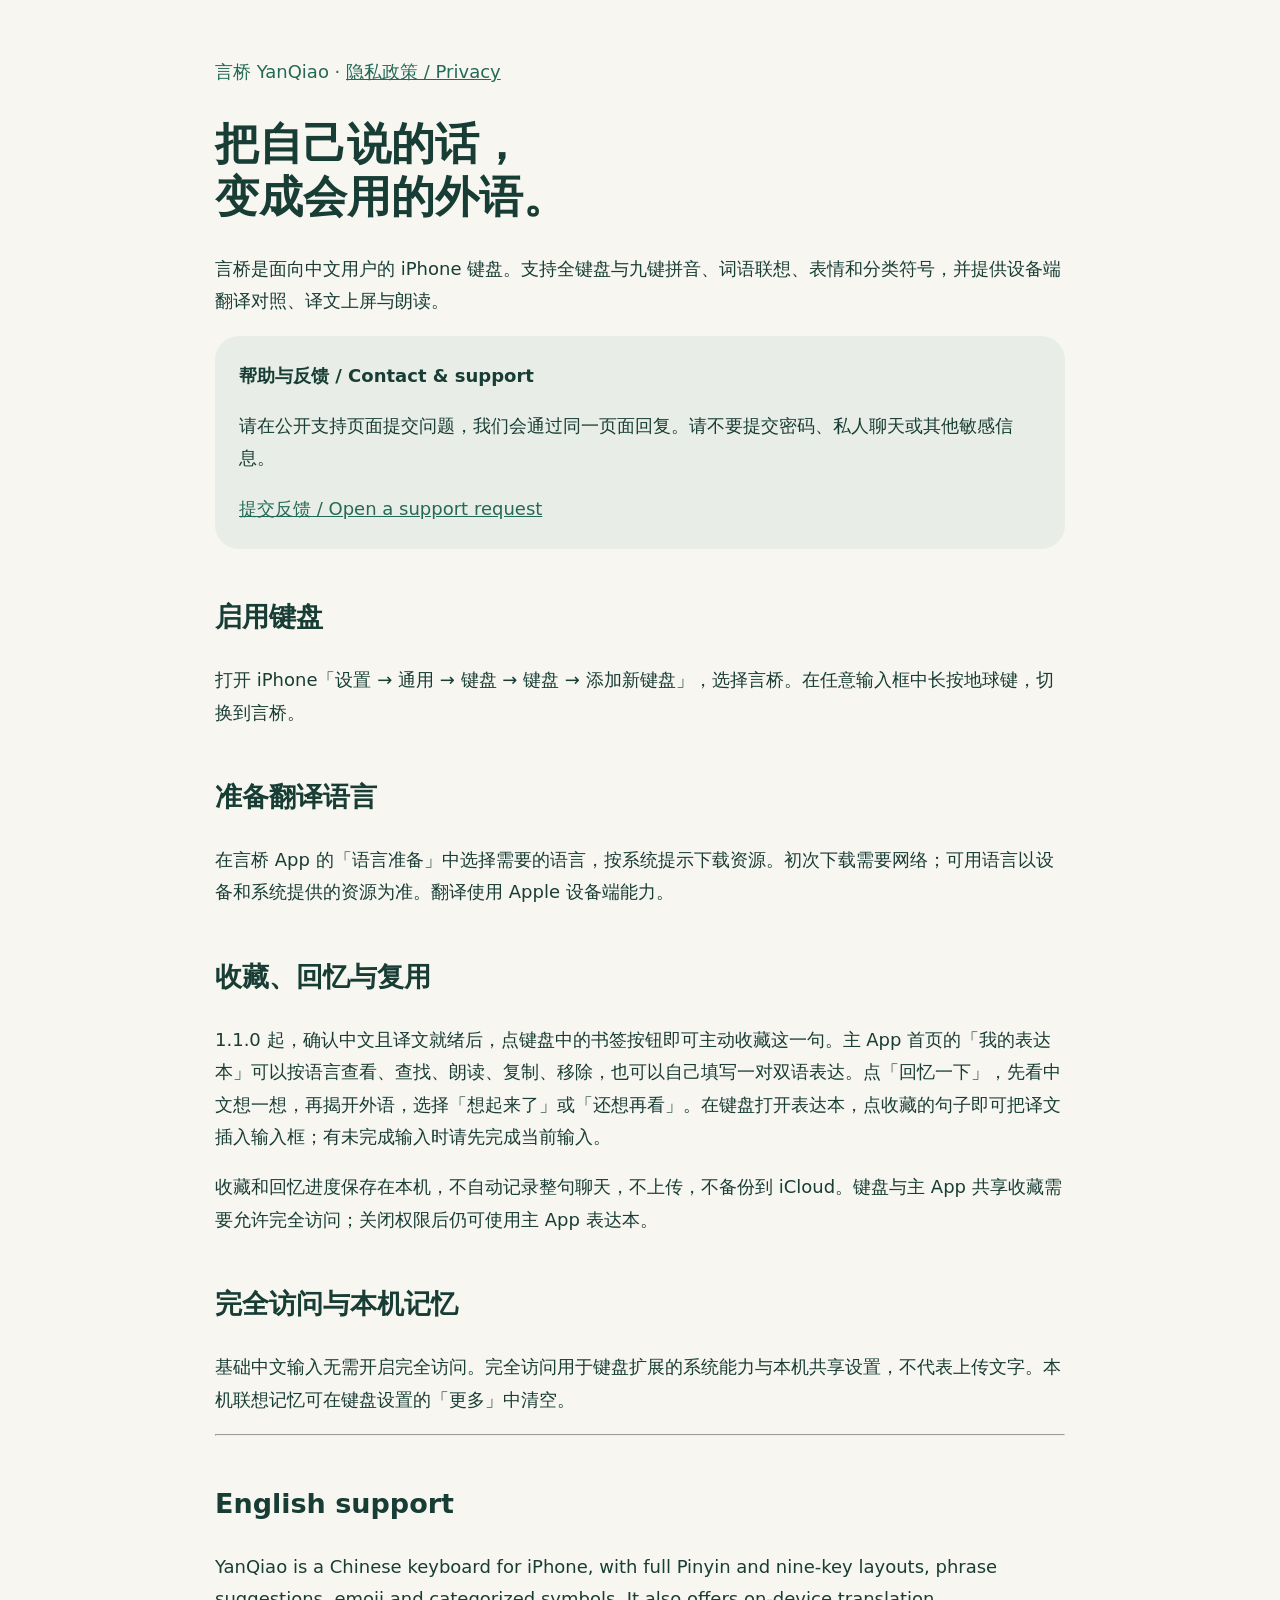
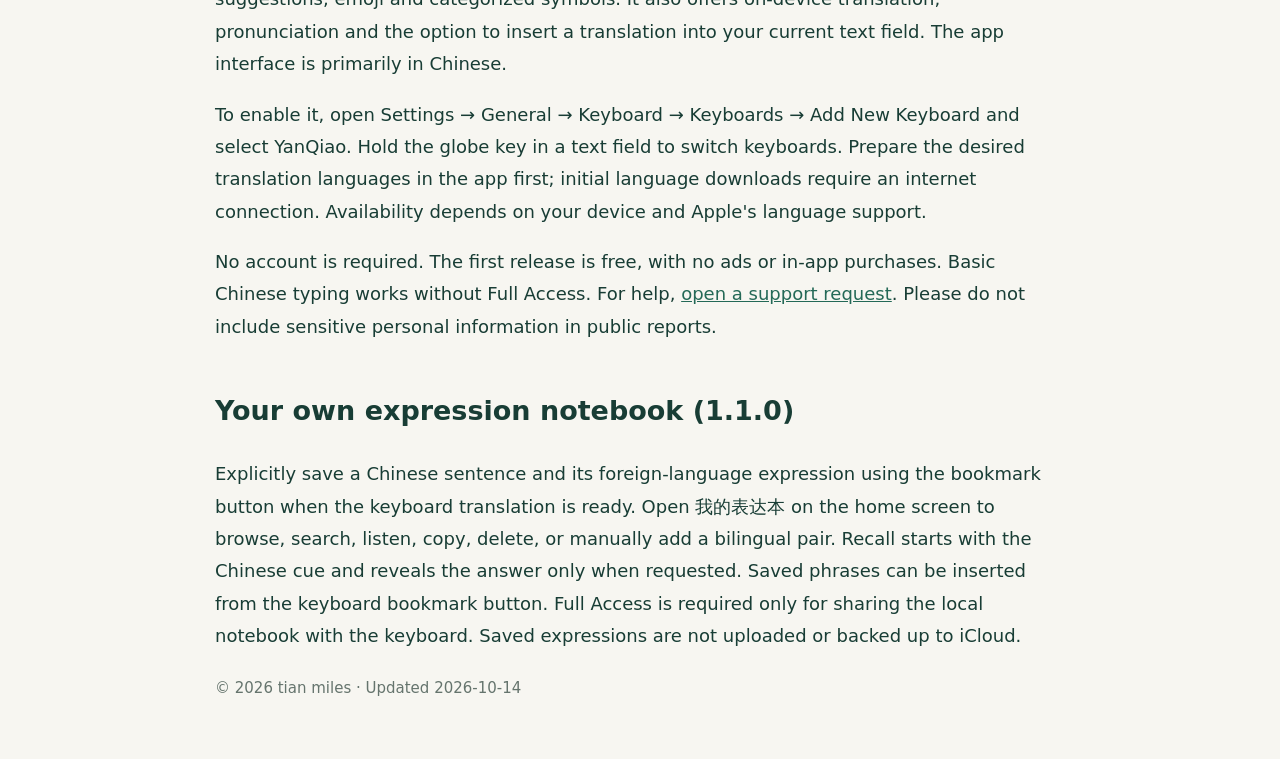
<file: index.html>
<!doctype html><html lang="zh-Hans"><meta charset="utf-8"><meta name="viewport" content="width=device-width,initial-scale=1"><title>言桥 YanQiao · 帮助与支持</title><style>body{max-width:850px;margin:auto;padding:56px 24px;background:#f7f6f1;color:#183d35;font:18px/1.8 system-ui}nav,a{color:#246957}h1{font-size:44px;line-height:1.2}h2{margin-top:44px}small{color:#65746d}.card{padding:24px;border-radius:24px;background:#e8eee7}a{overflow-wrap:anywhere}</style><nav>言桥 YanQiao · <a href="privacy.html">隐私政策 / Privacy</a></nav><h1>把自己说的话，<br>变成会用的外语。</h1><p>言桥是面向中文用户的 iPhone 键盘。支持全键盘与九键拼音、词语联想、表情和分类符号，并提供设备端翻译对照、译文上屏与朗读。</p><div class="card"><strong>帮助与反馈 / Contact & support</strong><p>请在公开支持页面提交问题，我们会通过同一页面回复。请不要提交密码、私人聊天或其他敏感信息。</p><a href="https://github.com/atian8179/yanqiao-support/issues">提交反馈 / Open a support request</a></div><h2>启用键盘</h2><p>打开 iPhone「设置 → 通用 → 键盘 → 键盘 → 添加新键盘」，选择言桥。在任意输入框中长按地球键，切换到言桥。</p><h2>准备翻译语言</h2><p>在言桥 App 的「语言准备」中选择需要的语言，按系统提示下载资源。初次下载需要网络；可用语言以设备和系统提供的资源为准。翻译使用 Apple 设备端能力。</p><h2>收藏、回忆与复用</h2><p>1.1.0 起，确认中文且译文就绪后，点键盘中的书签按钮即可主动收藏这一句。主 App 首页的「我的表达本」可以按语言查看、查找、朗读、复制、移除，也可以自己填写一对双语表达。点「回忆一下」，先看中文想一想，再揭开外语，选择「想起来了」或「还想再看」。在键盘打开表达本，点收藏的句子即可把译文插入输入框；有未完成输入时请先完成当前输入。</p><p>收藏和回忆进度保存在本机，不自动记录整句聊天，不上传，不备份到 iCloud。键盘与主 App 共享收藏需要允许完全访问；关闭权限后仍可使用主 App 表达本。</p><h2>完全访问与本机记忆</h2><p>基础中文输入无需开启完全访问。完全访问用于键盘扩展的系统能力与本机共享设置，不代表上传文字。本机联想记忆可在键盘设置的「更多」中清空。</p><hr><h2>English support</h2><p>YanQiao is a Chinese keyboard for iPhone, with full Pinyin and nine-key layouts, phrase suggestions, emoji and categorized symbols. It also offers on-device translation, pronunciation and the option to insert a translation into your current text field. The app interface is primarily in Chinese.</p><p>To enable it, open Settings → General → Keyboard → Keyboards → Add New Keyboard and select YanQiao. Hold the globe key in a text field to switch keyboards. Prepare the desired translation languages in the app first; initial language downloads require an internet connection. Availability depends on your device and Apple's language support.</p><p>No account is required. The first release is free, with no ads or in-app purchases. Basic Chinese typing works without Full Access. For help, <a href="https://github.com/atian8179/yanqiao-support/issues">open a support request</a>. Please do not include sensitive personal information in public reports.</p><h2>Your own expression notebook (1.1.0)</h2><p>Explicitly save a Chinese sentence and its foreign-language expression using the bookmark button when the keyboard translation is ready. Open 我的表达本 on the home screen to browse, search, listen, copy, delete, or manually add a bilingual pair. Recall starts with the Chinese cue and reveals the answer only when requested. Saved phrases can be inserted from the keyboard bookmark button. Full Access is required only for sharing the local notebook with the keyboard. Saved expressions are not uploaded or backed up to iCloud.</p><small>© 2026 tian miles · Updated 2026-10-14</small></html>
</file>
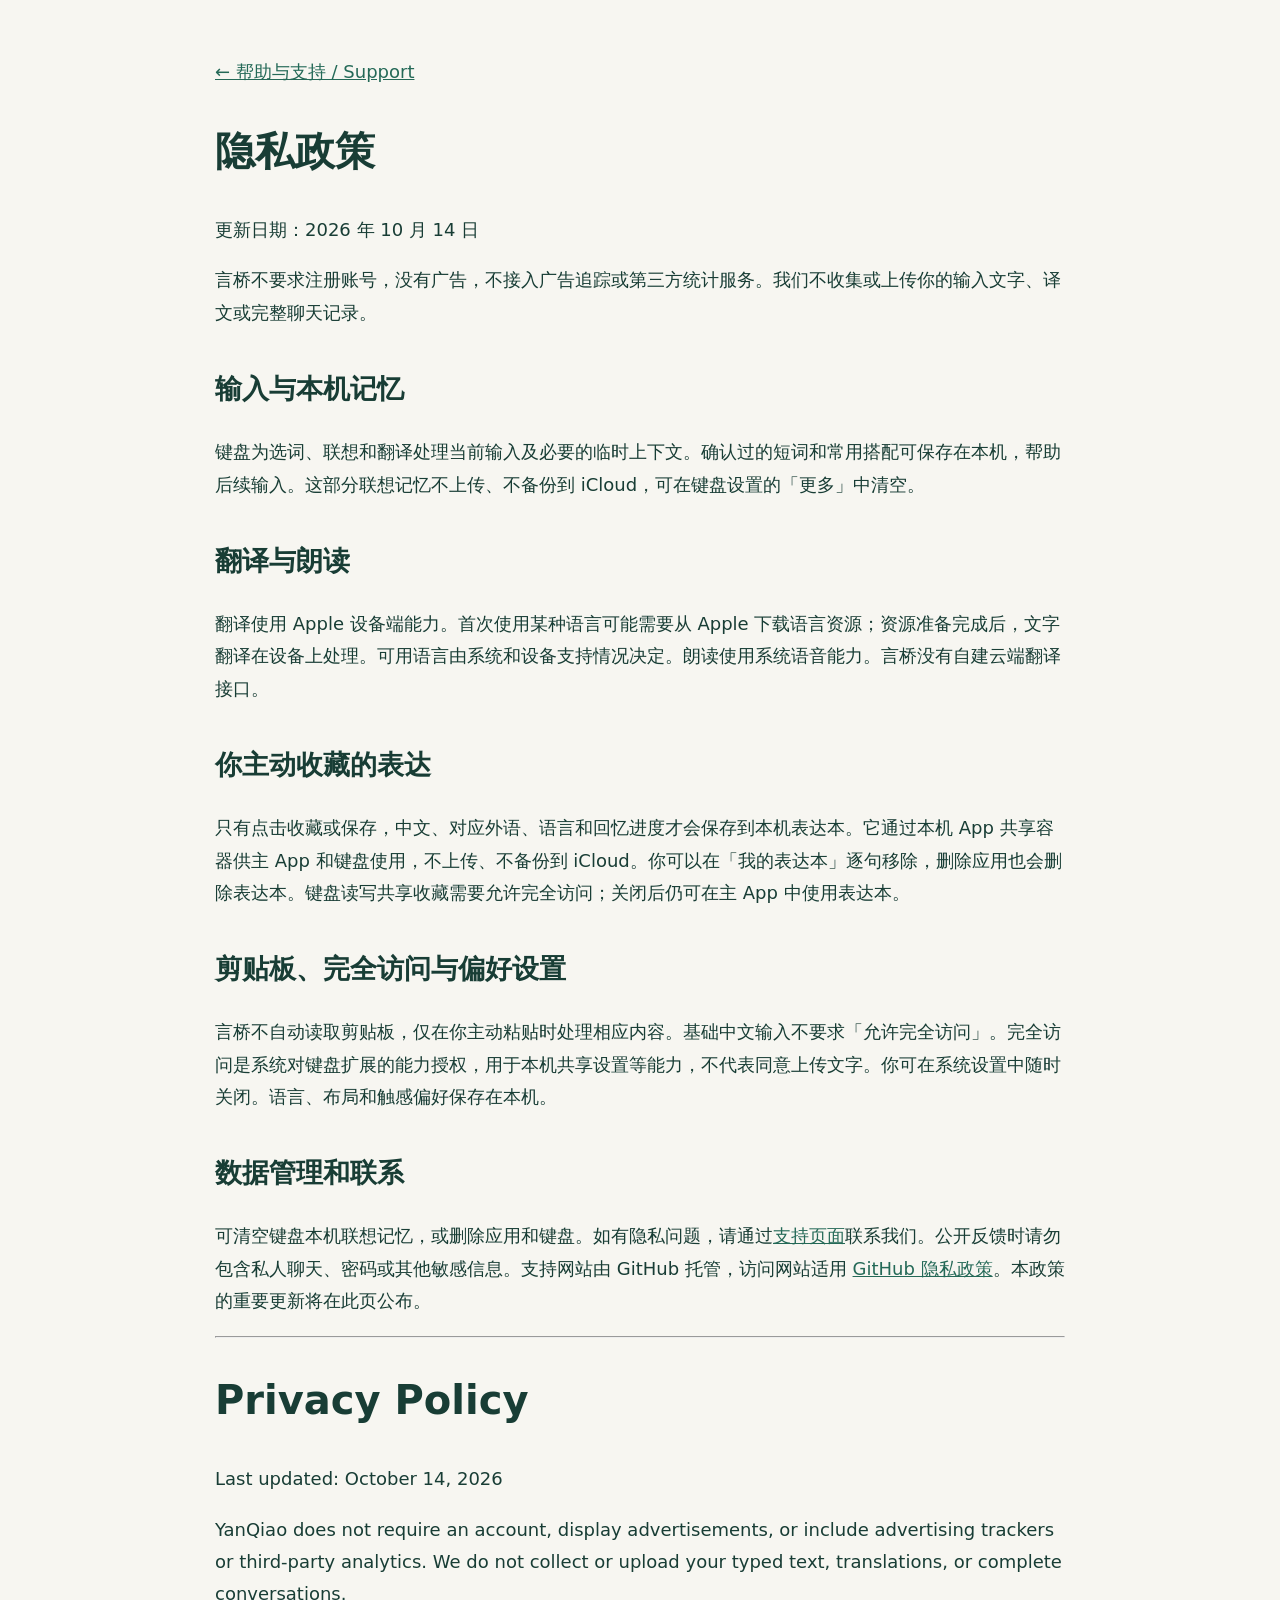
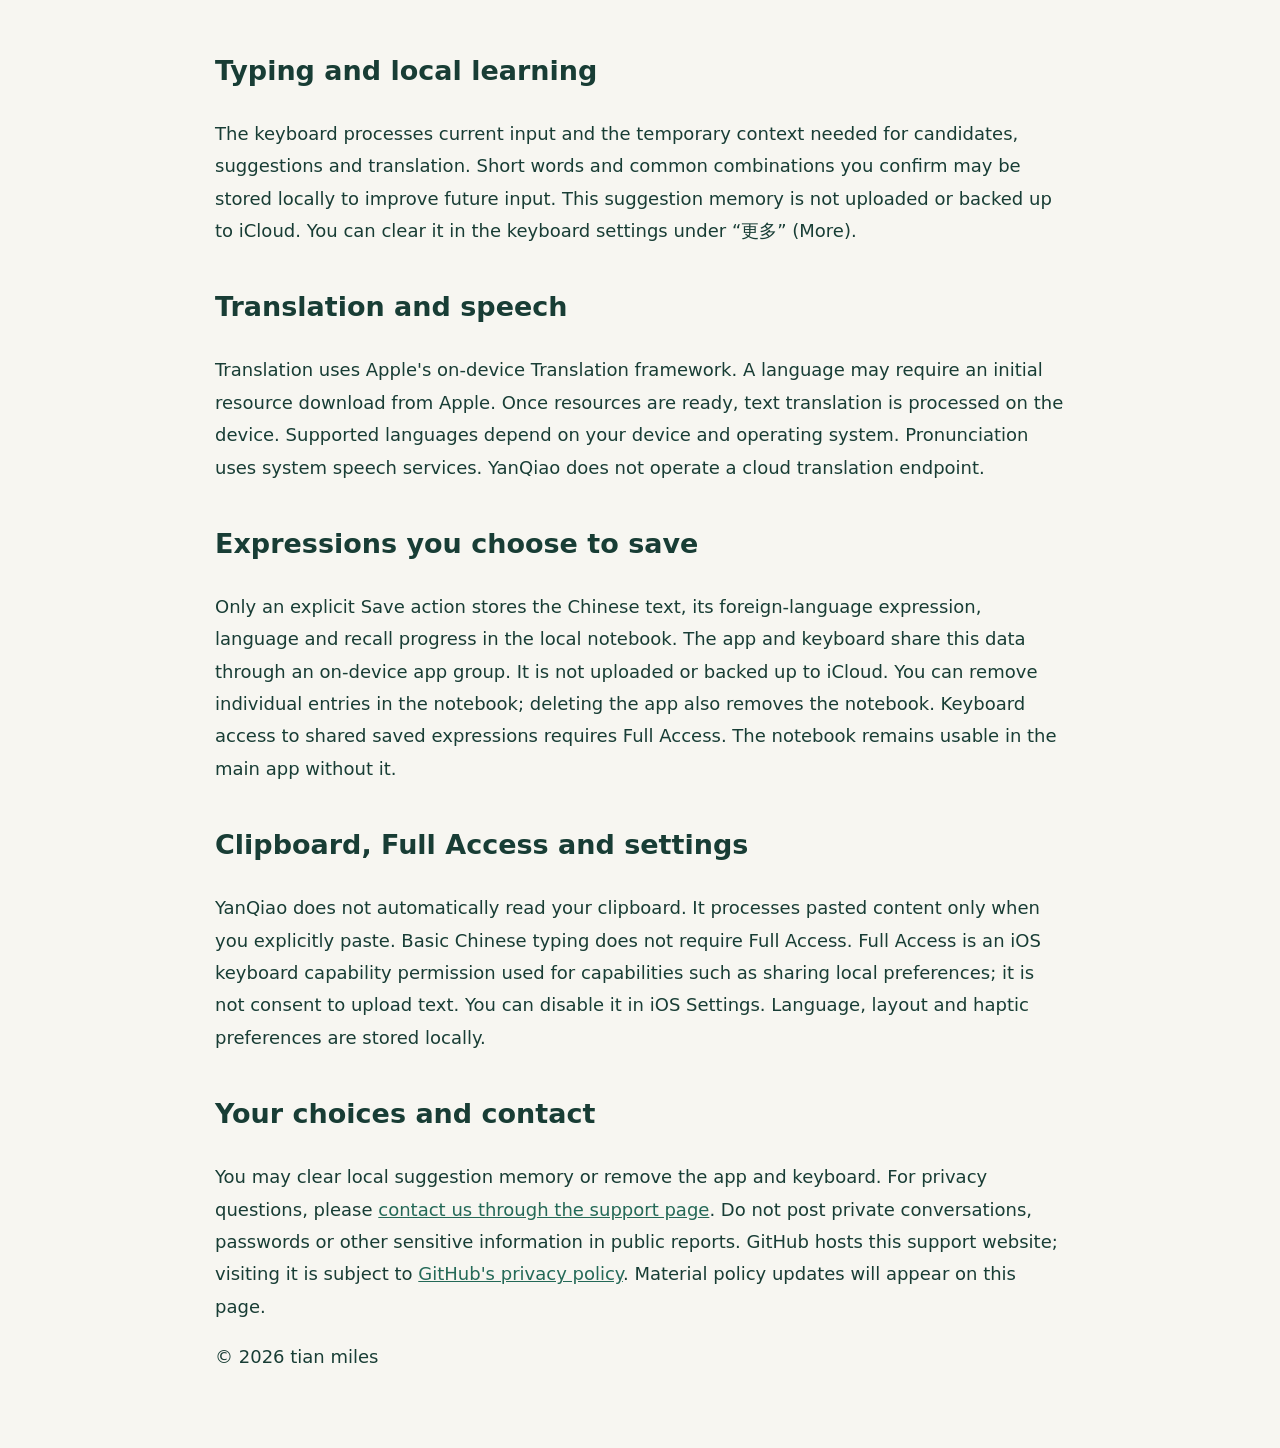
<file: privacy.html>
<!doctype html><html lang="zh-Hans"><meta charset="utf-8"><meta name="viewport" content="width=device-width,initial-scale=1"><title>言桥 YanQiao · 隐私政策 Privacy Policy</title><style>body{max-width:850px;margin:auto;padding:56px 24px;background:#f7f6f1;color:#183d35;font:18px/1.8 system-ui}a{color:#246957}h1{font-size:40px}h2{margin-top:36px}</style><a href="index.html">← 帮助与支持 / Support</a><h1>隐私政策</h1><p>更新日期：2026 年 10 月 14 日</p><p>言桥不要求注册账号，没有广告，不接入广告追踪或第三方统计服务。我们不收集或上传你的输入文字、译文或完整聊天记录。</p><h2>输入与本机记忆</h2><p>键盘为选词、联想和翻译处理当前输入及必要的临时上下文。确认过的短词和常用搭配可保存在本机，帮助后续输入。这部分联想记忆不上传、不备份到 iCloud，可在键盘设置的「更多」中清空。</p><h2>翻译与朗读</h2><p>翻译使用 Apple 设备端能力。首次使用某种语言可能需要从 Apple 下载语言资源；资源准备完成后，文字翻译在设备上处理。可用语言由系统和设备支持情况决定。朗读使用系统语音能力。言桥没有自建云端翻译接口。</p><h2>你主动收藏的表达</h2><p>只有点击收藏或保存，中文、对应外语、语言和回忆进度才会保存到本机表达本。它通过本机 App 共享容器供主 App 和键盘使用，不上传、不备份到 iCloud。你可以在「我的表达本」逐句移除，删除应用也会删除表达本。键盘读写共享收藏需要允许完全访问；关闭后仍可在主 App 中使用表达本。</p><h2>剪贴板、完全访问与偏好设置</h2><p>言桥不自动读取剪贴板，仅在你主动粘贴时处理相应内容。基础中文输入不要求「允许完全访问」。完全访问是系统对键盘扩展的能力授权，用于本机共享设置等能力，不代表同意上传文字。你可在系统设置中随时关闭。语言、布局和触感偏好保存在本机。</p><h2>数据管理和联系</h2><p>可清空键盘本机联想记忆，或删除应用和键盘。如有隐私问题，请通过<a href="https://github.com/atian8179/yanqiao-support/issues">支持页面</a>联系我们。公开反馈时请勿包含私人聊天、密码或其他敏感信息。支持网站由 GitHub 托管，访问网站适用 <a href="https://docs.github.com/en/site-policy/privacy-policies/github-general-privacy-statement">GitHub 隐私政策</a>。本政策的重要更新将在此页公布。</p><hr><h1 lang="en">Privacy Policy</h1><p>Last updated: October 14, 2026</p><p>YanQiao does not require an account, display advertisements, or include advertising trackers or third-party analytics. We do not collect or upload your typed text, translations, or complete conversations.</p><h2>Typing and local learning</h2><p>The keyboard processes current input and the temporary context needed for candidates, suggestions and translation. Short words and common combinations you confirm may be stored locally to improve future input. This suggestion memory is not uploaded or backed up to iCloud. You can clear it in the keyboard settings under “更多” (More).</p><h2>Translation and speech</h2><p>Translation uses Apple's on-device Translation framework. A language may require an initial resource download from Apple. Once resources are ready, text translation is processed on the device. Supported languages depend on your device and operating system. Pronunciation uses system speech services. YanQiao does not operate a cloud translation endpoint.</p><h2>Expressions you choose to save</h2><p>Only an explicit Save action stores the Chinese text, its foreign-language expression, language and recall progress in the local notebook. The app and keyboard share this data through an on-device app group. It is not uploaded or backed up to iCloud. You can remove individual entries in the notebook; deleting the app also removes the notebook. Keyboard access to shared saved expressions requires Full Access. The notebook remains usable in the main app without it.</p><h2>Clipboard, Full Access and settings</h2><p>YanQiao does not automatically read your clipboard. It processes pasted content only when you explicitly paste. Basic Chinese typing does not require Full Access. Full Access is an iOS keyboard capability permission used for capabilities such as sharing local preferences; it is not consent to upload text. You can disable it in iOS Settings. Language, layout and haptic preferences are stored locally.</p><h2>Your choices and contact</h2><p>You may clear local suggestion memory or remove the app and keyboard. For privacy questions, please <a href="https://github.com/atian8179/yanqiao-support/issues">contact us through the support page</a>. Do not post private conversations, passwords or other sensitive information in public reports. GitHub hosts this support website; visiting it is subject to <a href="https://docs.github.com/en/site-policy/privacy-policies/github-general-privacy-statement">GitHub's privacy policy</a>. Material policy updates will appear on this page.</p><p>© 2026 tian miles</p></html>
</file>
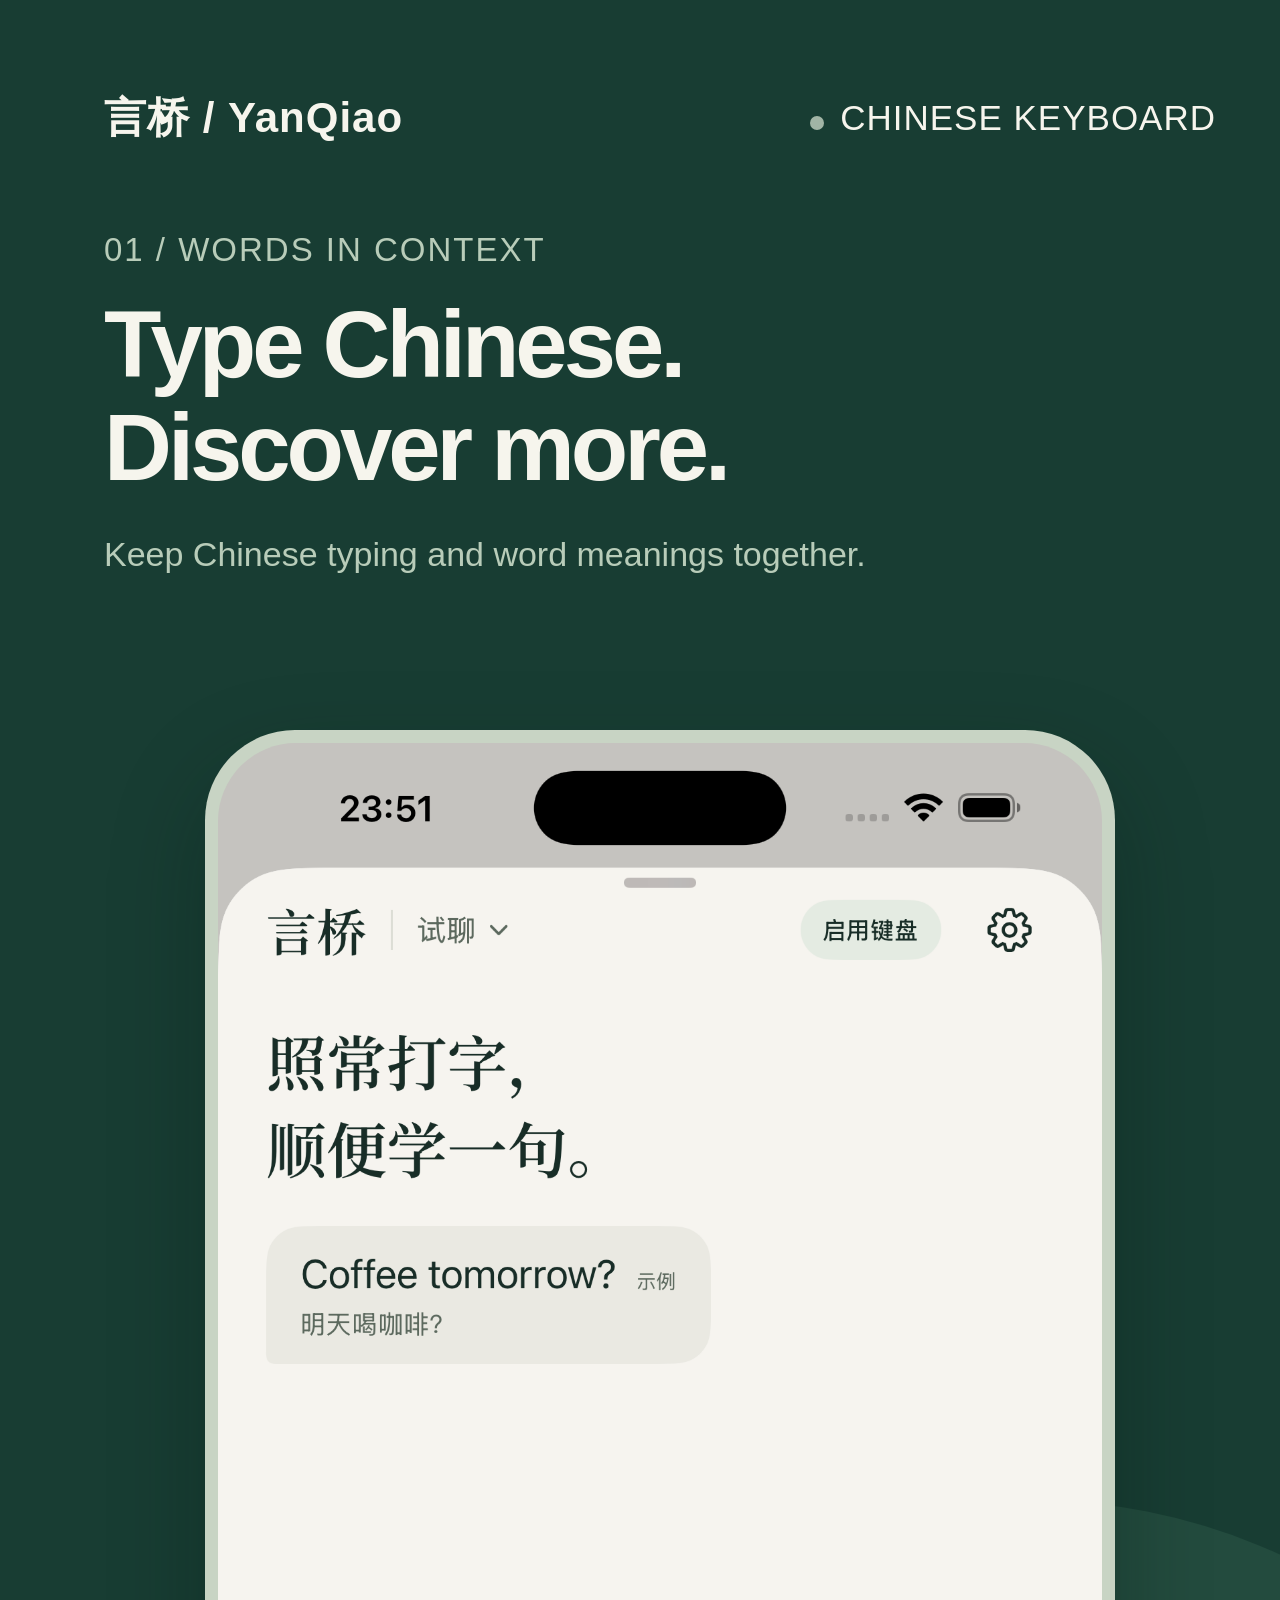
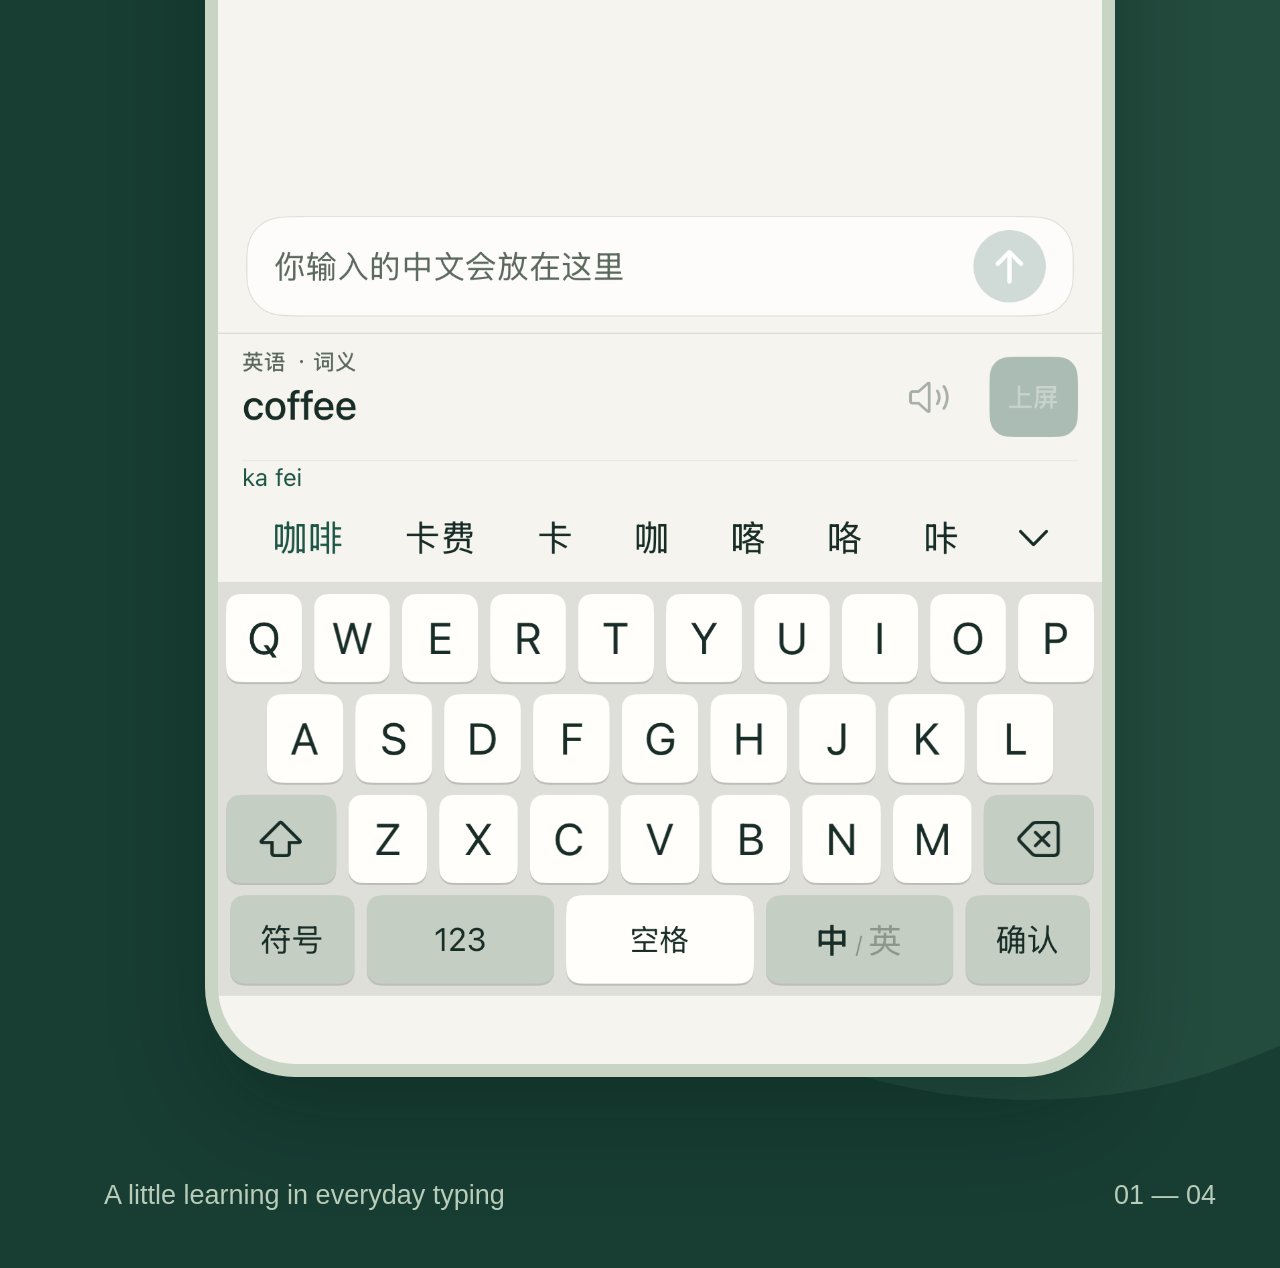
<file: screenshots/en-01.html>
<!doctype html><html lang="en"><meta charset="utf-8"><title>YanQiao gloss en</title><link rel="stylesheet" href="style.css"><body class="en dark"><main class="art"><div class="brand"><b>言桥 / YanQiao</b><span><i class="dot"></i>CHINESE KEYBOARD</span></div><div class="kicker">01 / WORDS IN CONTEXT</div><h1>Type Chinese.<br>Discover more.</h1><p>Keep Chinese typing and word meanings together.</p><div class="ornament"></div><div class="device"><img src="raw/gloss.png" alt="Actual YanQiao app interface"></div><div class="footer"><span>A little learning in everyday typing</span><span>01 — 04</span></div></main></body></html>
</file>
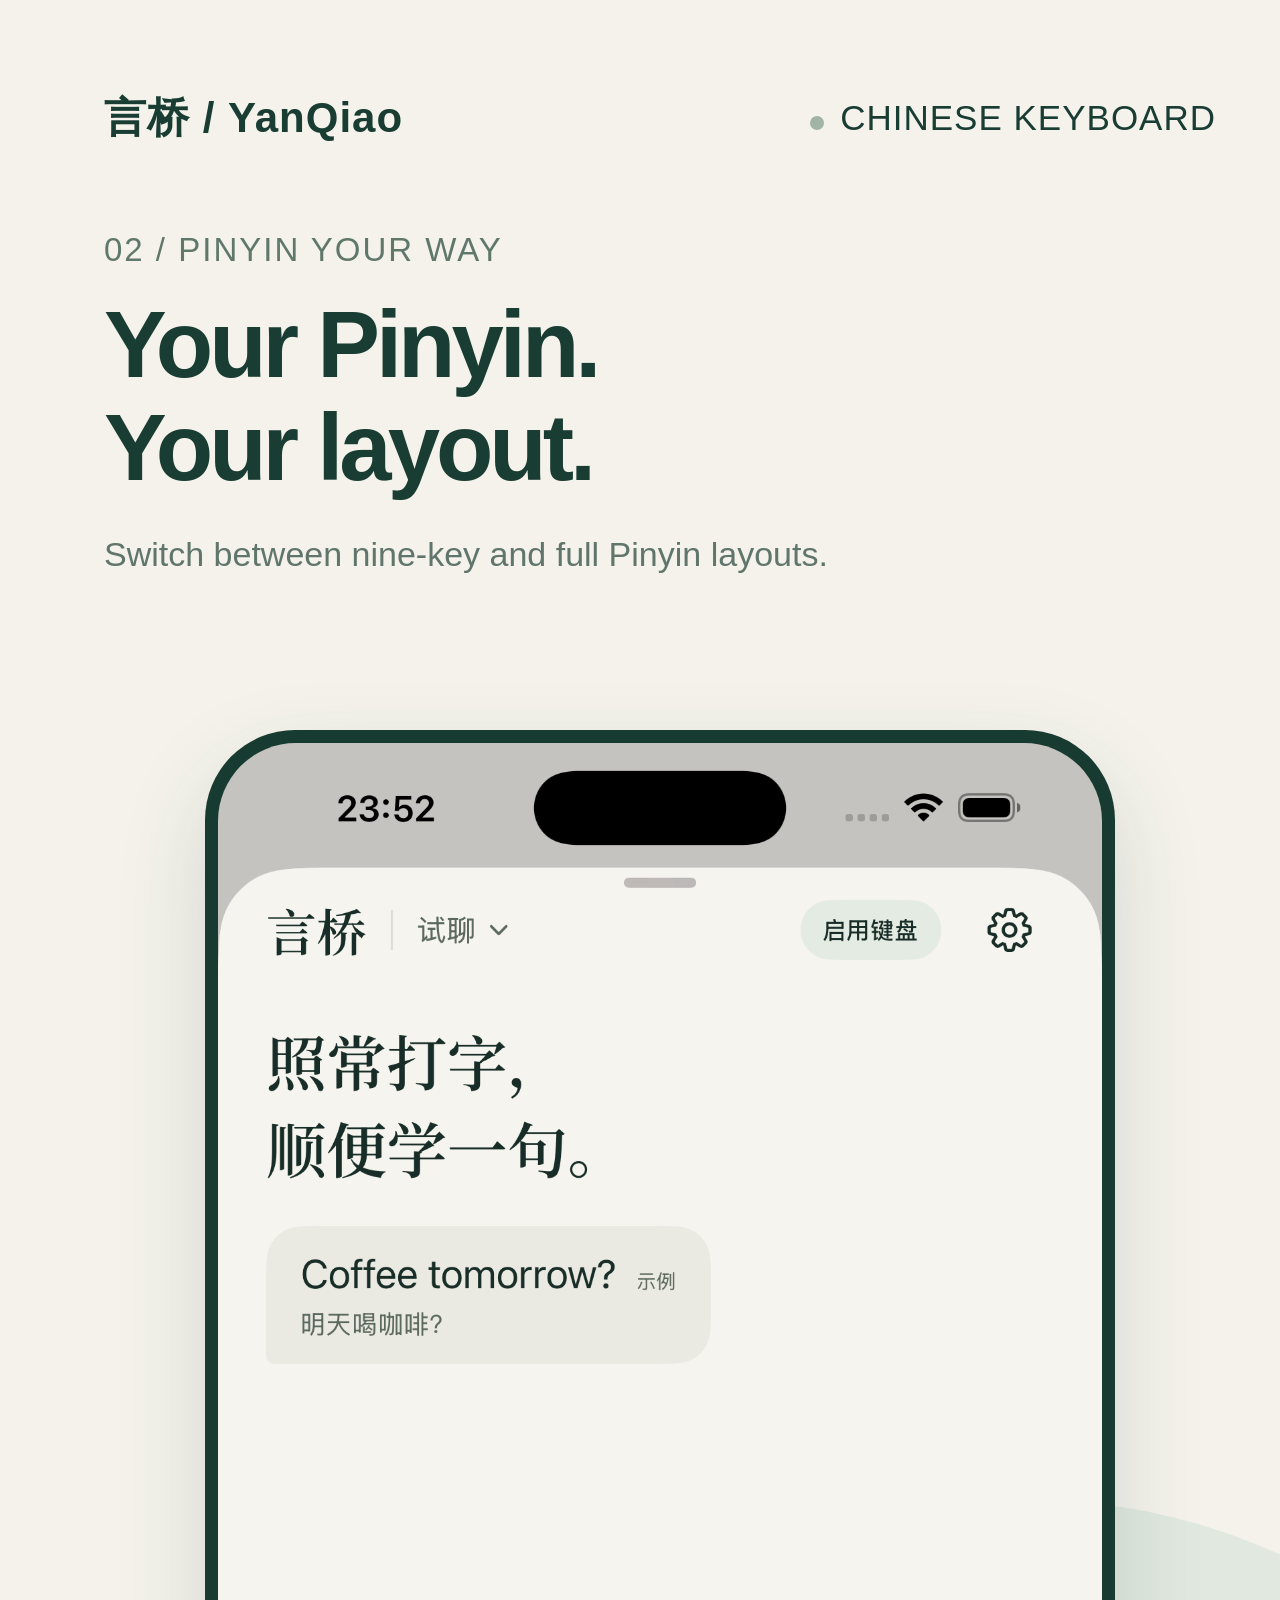
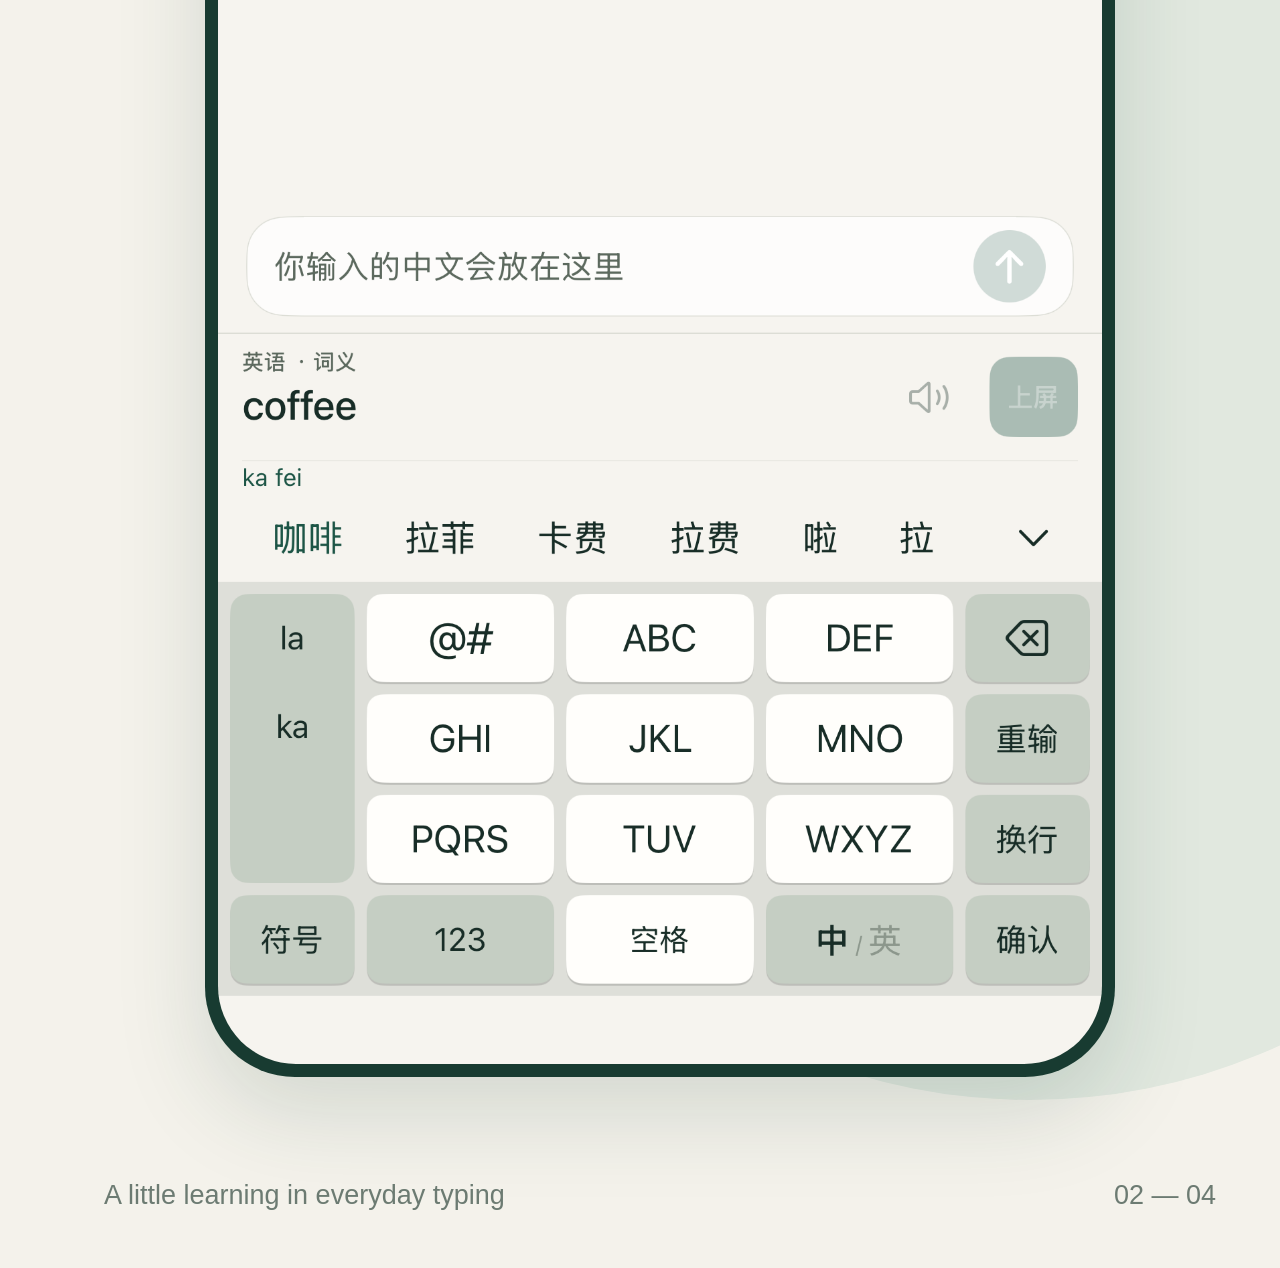
<file: screenshots/en-02.html>
<!doctype html><html lang="en"><meta charset="utf-8"><title>YanQiao ninekey en</title><link rel="stylesheet" href="style.css"><body class="en "><main class="art"><div class="brand"><b>言桥 / YanQiao</b><span><i class="dot"></i>CHINESE KEYBOARD</span></div><div class="kicker">02 / PINYIN YOUR WAY</div><h1>Your Pinyin.<br>Your layout.</h1><p>Switch between nine-key and full Pinyin layouts.</p><div class="ornament"></div><div class="device"><img src="raw/ninekey.png" alt="Actual YanQiao app interface"></div><div class="footer"><span>A little learning in everyday typing</span><span>02 — 04</span></div></main></body></html>
</file>
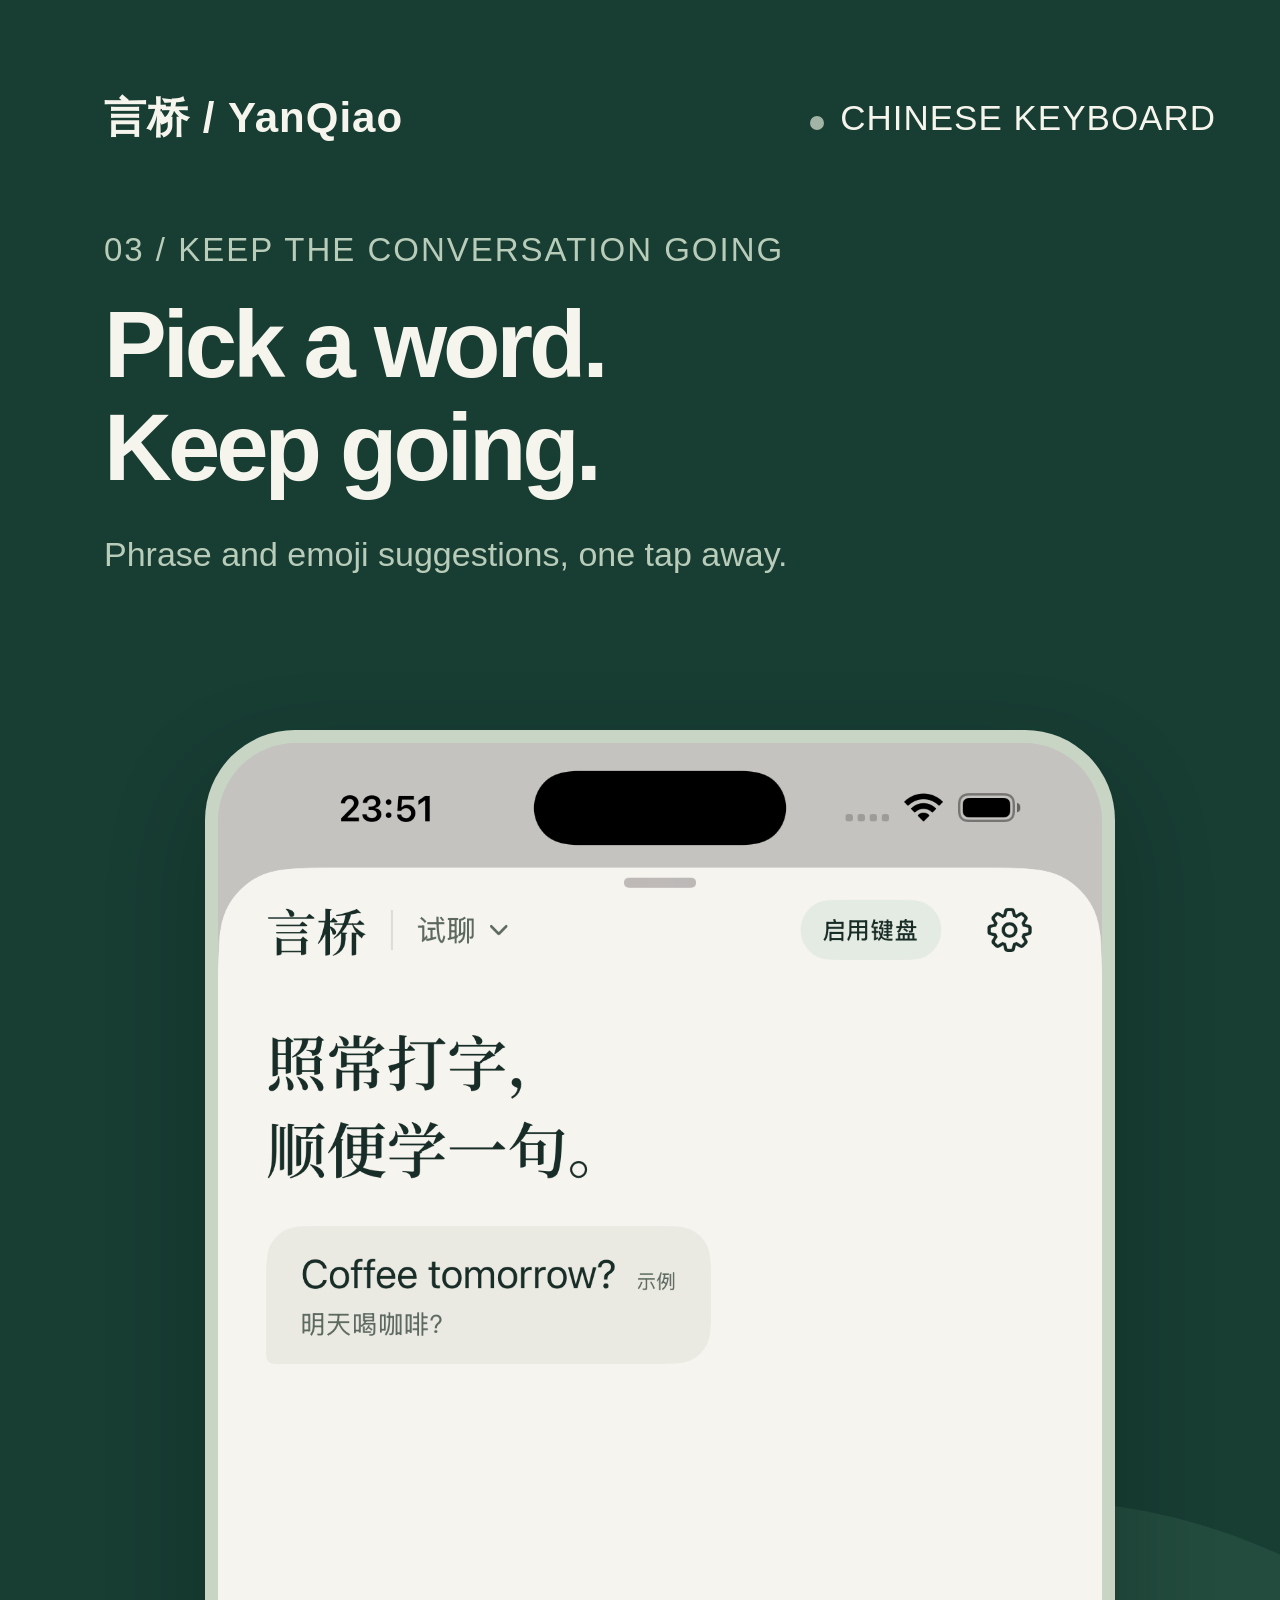
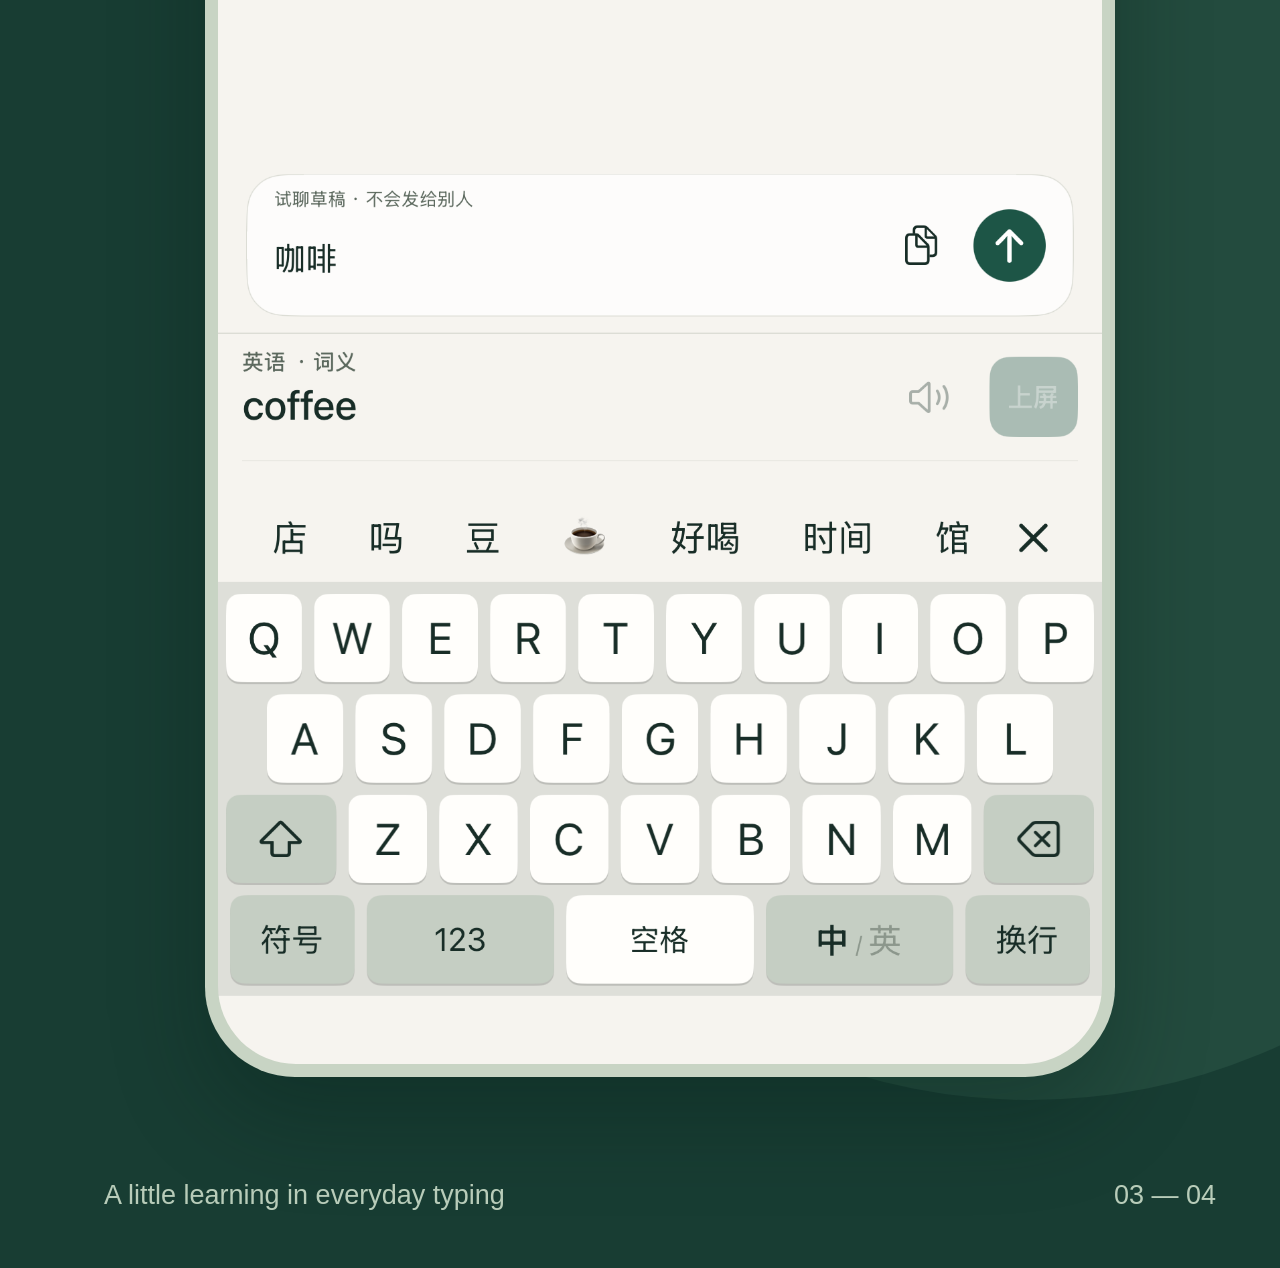
<file: screenshots/en-03.html>
<!doctype html><html lang="en"><meta charset="utf-8"><title>YanQiao prediction en</title><link rel="stylesheet" href="style.css"><body class="en dark"><main class="art"><div class="brand"><b>言桥 / YanQiao</b><span><i class="dot"></i>CHINESE KEYBOARD</span></div><div class="kicker">03 / KEEP THE CONVERSATION GOING</div><h1>Pick a word.<br>Keep going.</h1><p>Phrase and emoji suggestions, one tap away.</p><div class="ornament"></div><div class="device"><img src="raw/prediction.png" alt="Actual YanQiao app interface"></div><div class="footer"><span>A little learning in everyday typing</span><span>03 — 04</span></div></main></body></html>
</file>
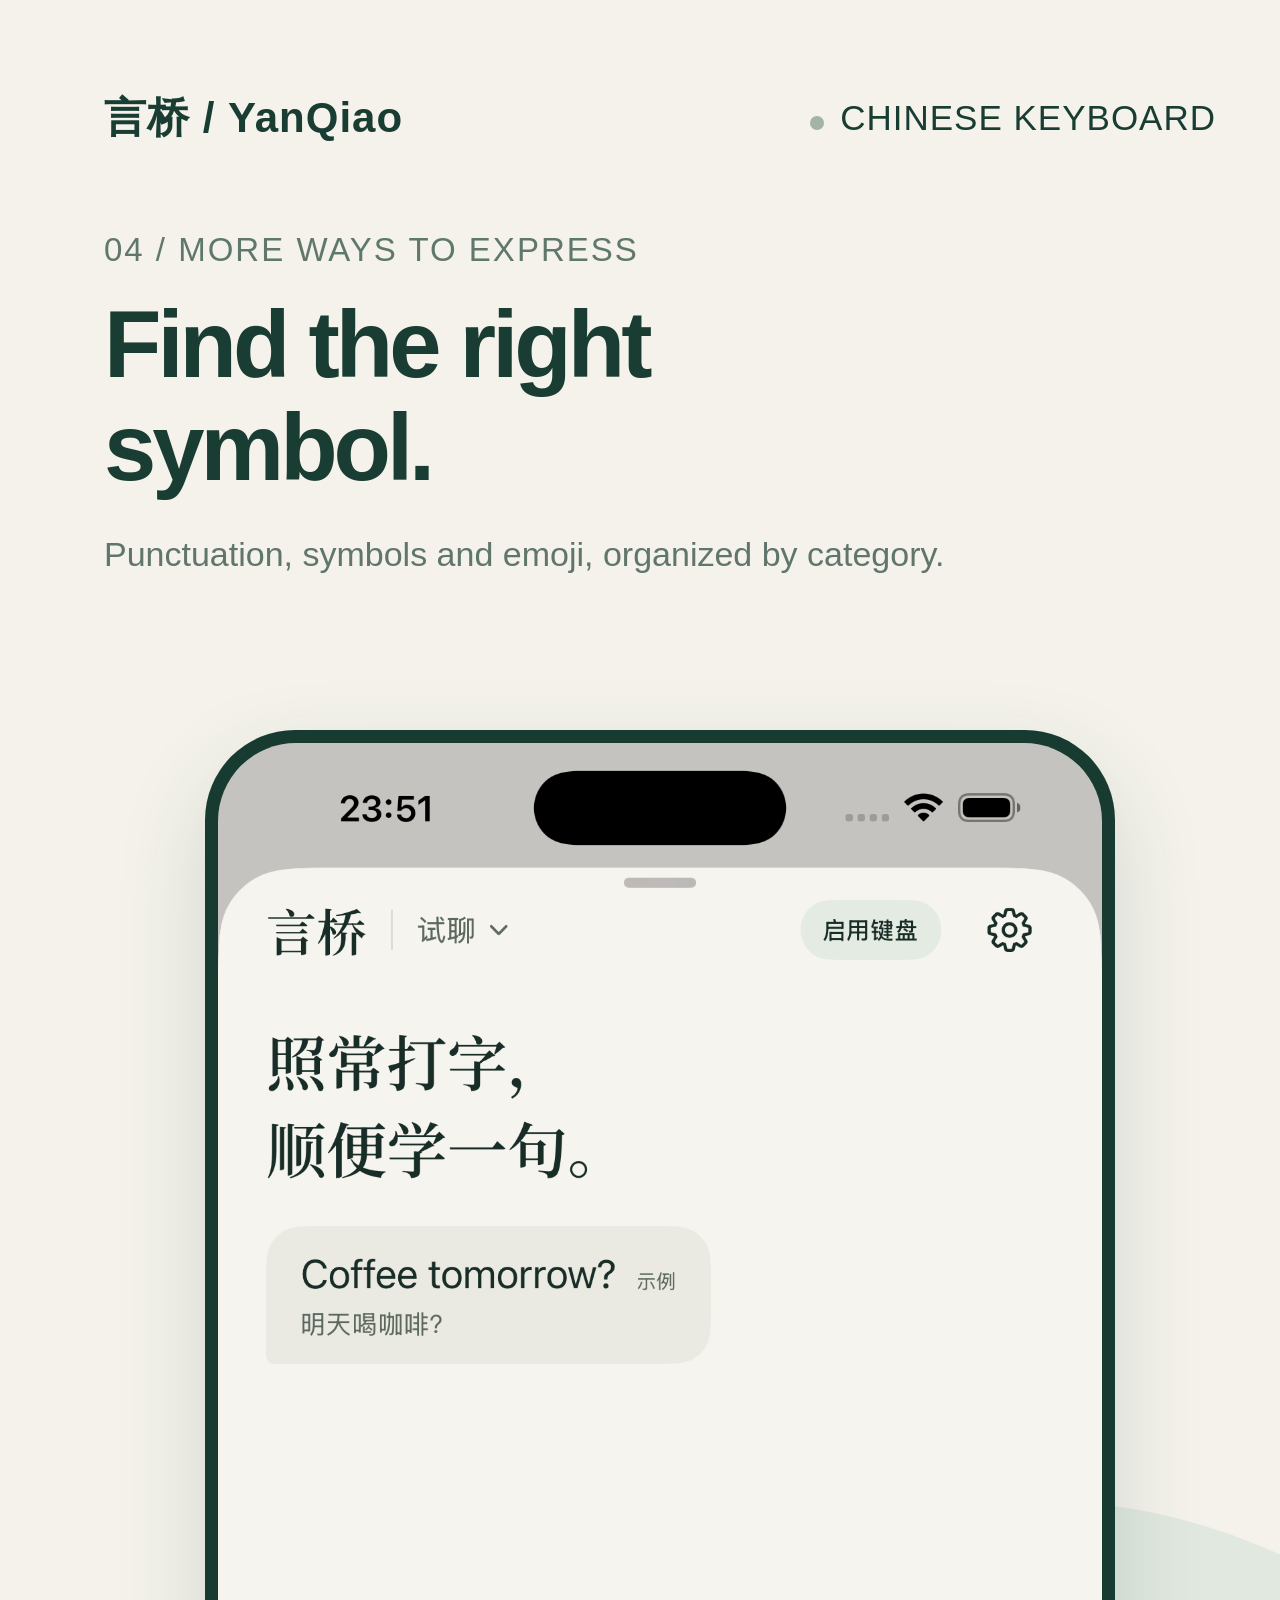
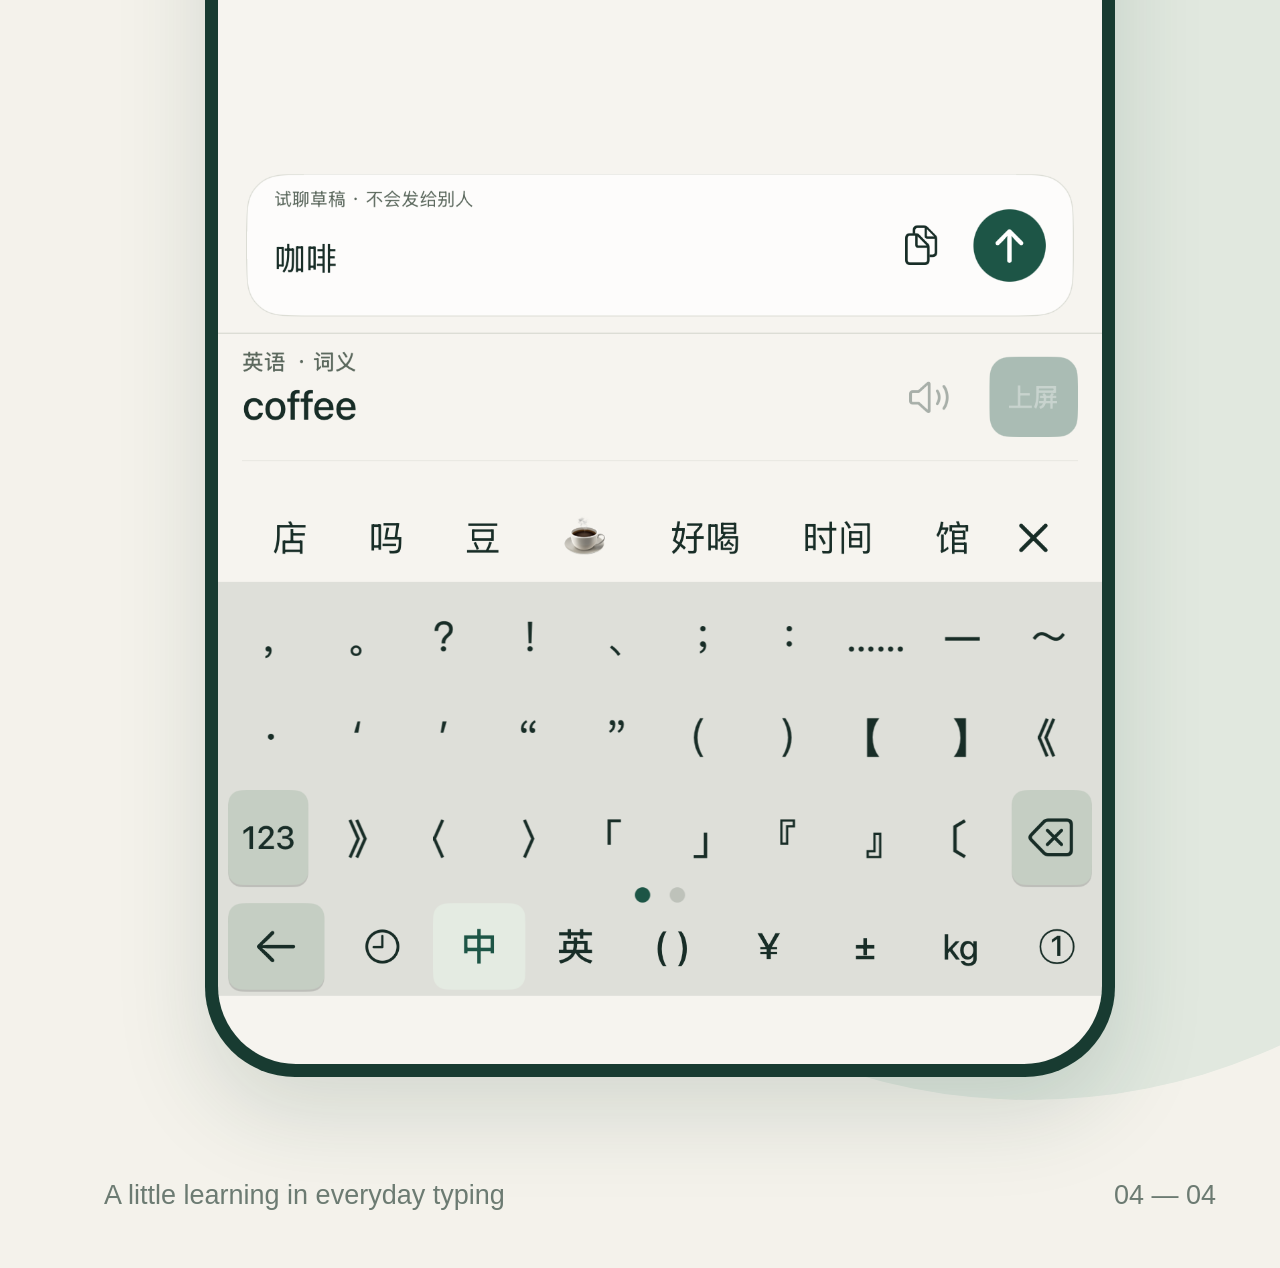
<file: screenshots/en-04.html>
<!doctype html><html lang="en"><meta charset="utf-8"><title>YanQiao symbols en</title><link rel="stylesheet" href="style.css"><body class="en "><main class="art"><div class="brand"><b>言桥 / YanQiao</b><span><i class="dot"></i>CHINESE KEYBOARD</span></div><div class="kicker">04 / MORE WAYS TO EXPRESS</div><h1>Find the right<br>symbol.</h1><p>Punctuation, symbols and emoji, organized by category.</p><div class="ornament"></div><div class="device"><img src="raw/symbols.png" alt="Actual YanQiao app interface"></div><div class="footer"><span>A little learning in everyday typing</span><span>04 — 04</span></div></main></body></html>
</file>
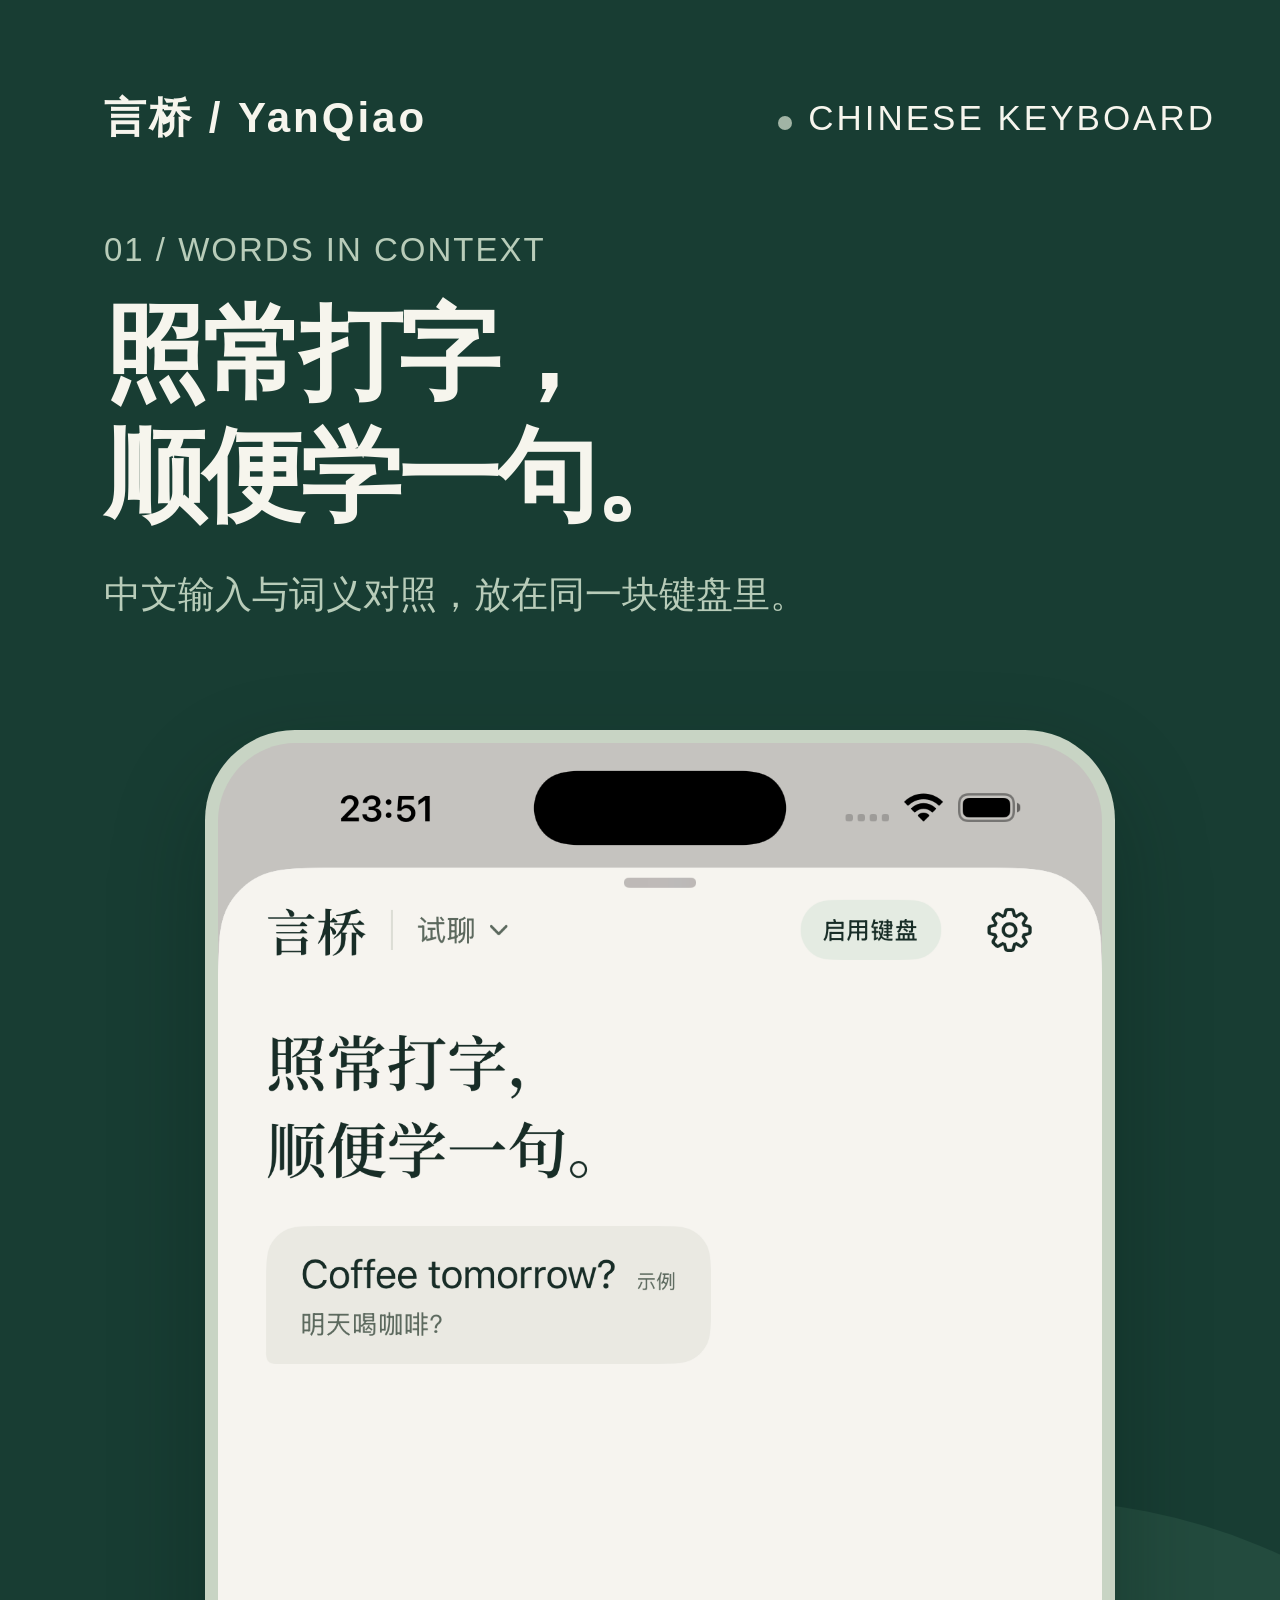
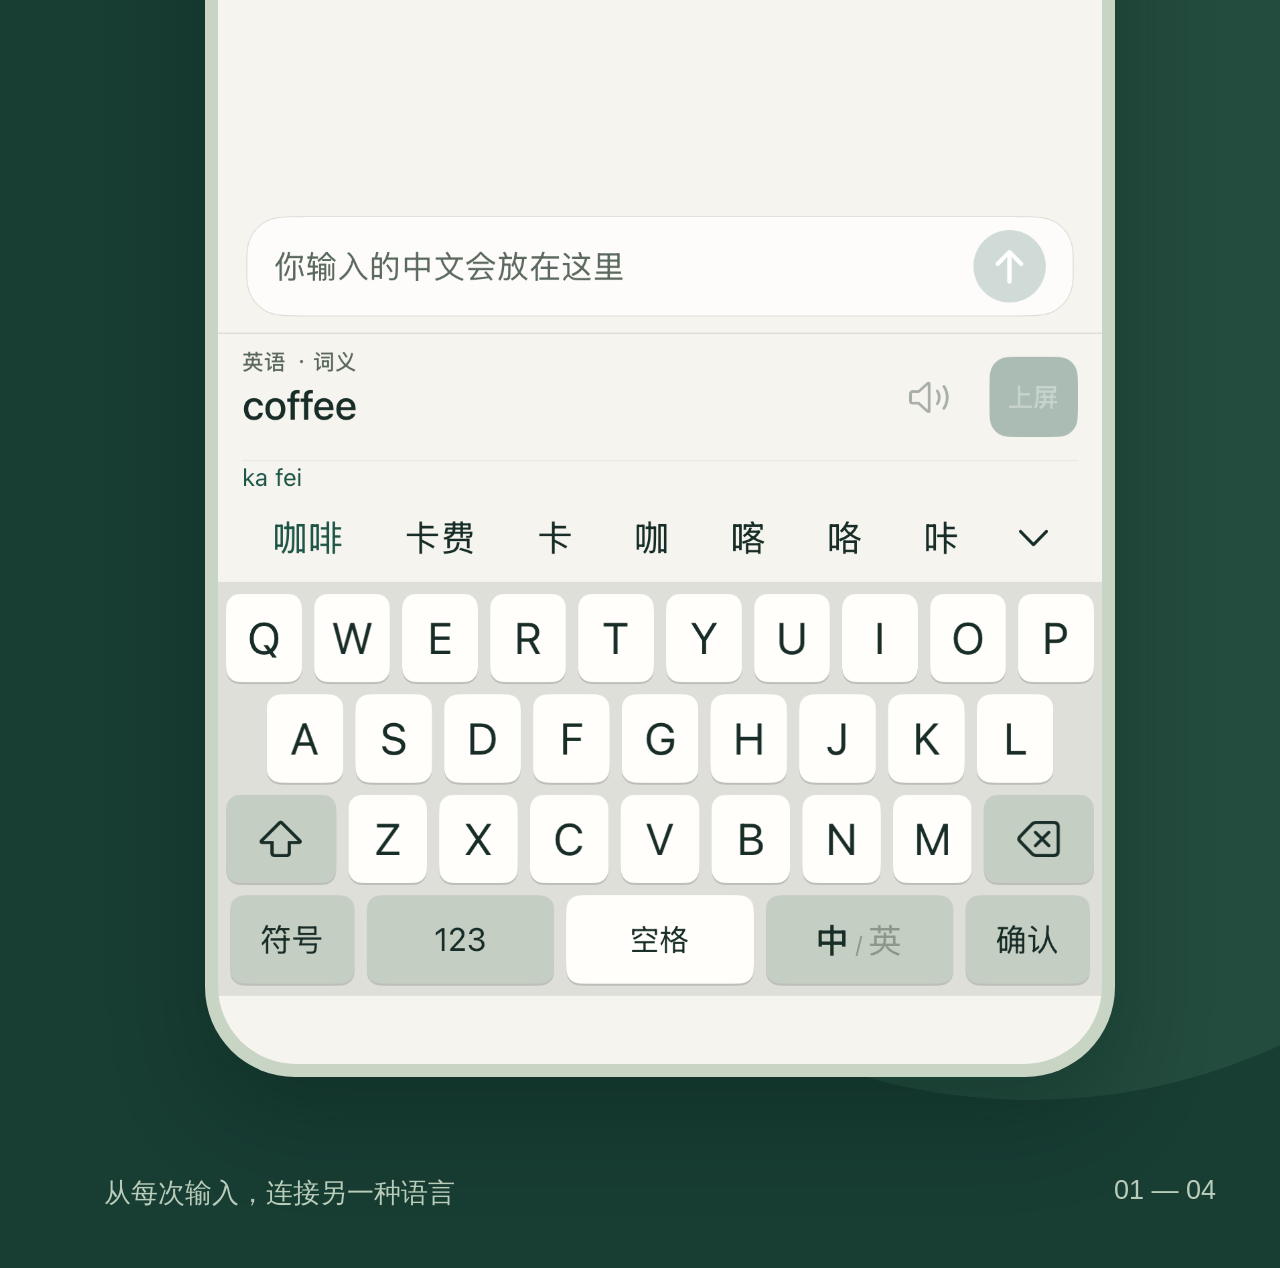
<file: screenshots/zh-01.html>
<!doctype html><html lang="zh"><meta charset="utf-8"><title>YanQiao gloss zh</title><link rel="stylesheet" href="style.css"><body class="zh dark"><main class="art"><div class="brand"><b>言桥 / YanQiao</b><span><i class="dot"></i>CHINESE KEYBOARD</span></div><div class="kicker">01 / WORDS IN CONTEXT</div><h1>照常打字，<br>顺便学一句。</h1><p>中文输入与词义对照，放在同一块键盘里。</p><div class="ornament"></div><div class="device"><img src="raw/gloss.png" alt="Actual YanQiao app interface"></div><div class="footer"><span>从每次输入，连接另一种语言</span><span>01 — 04</span></div></main></body></html>
</file>
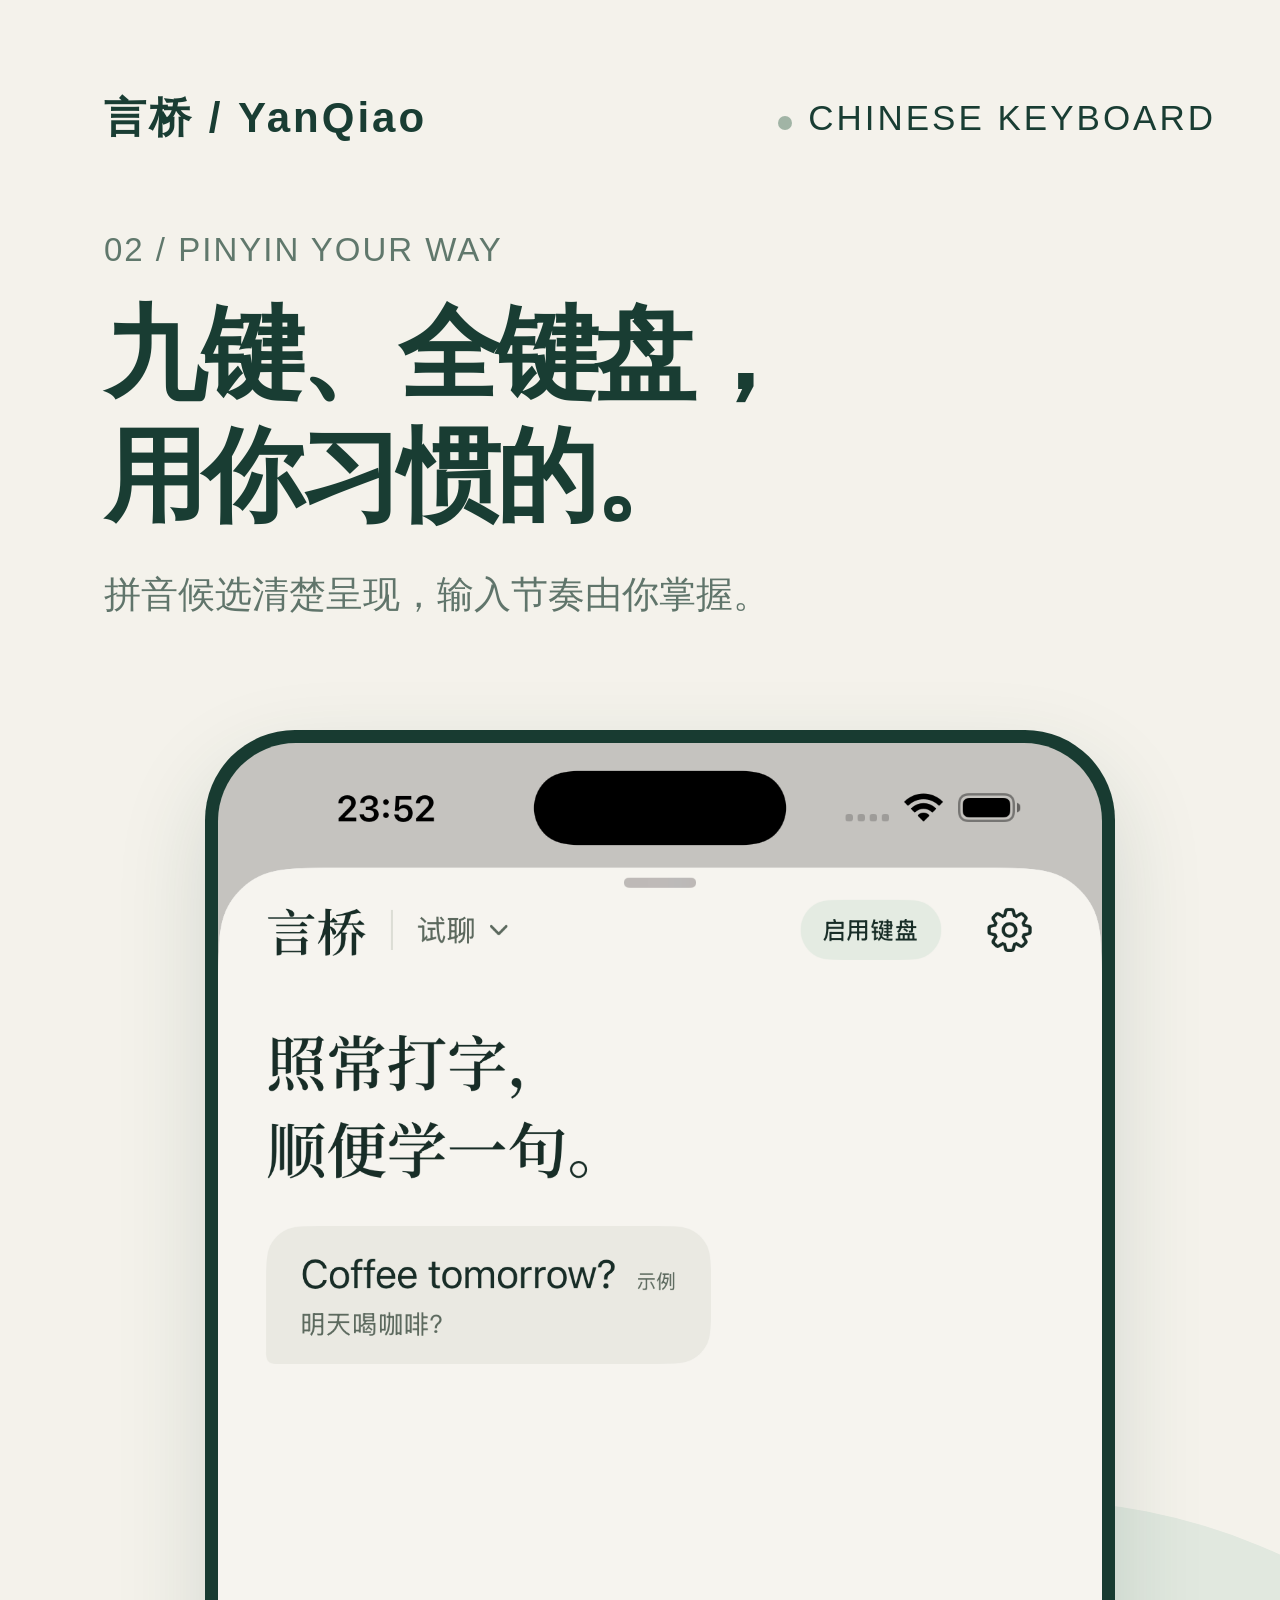
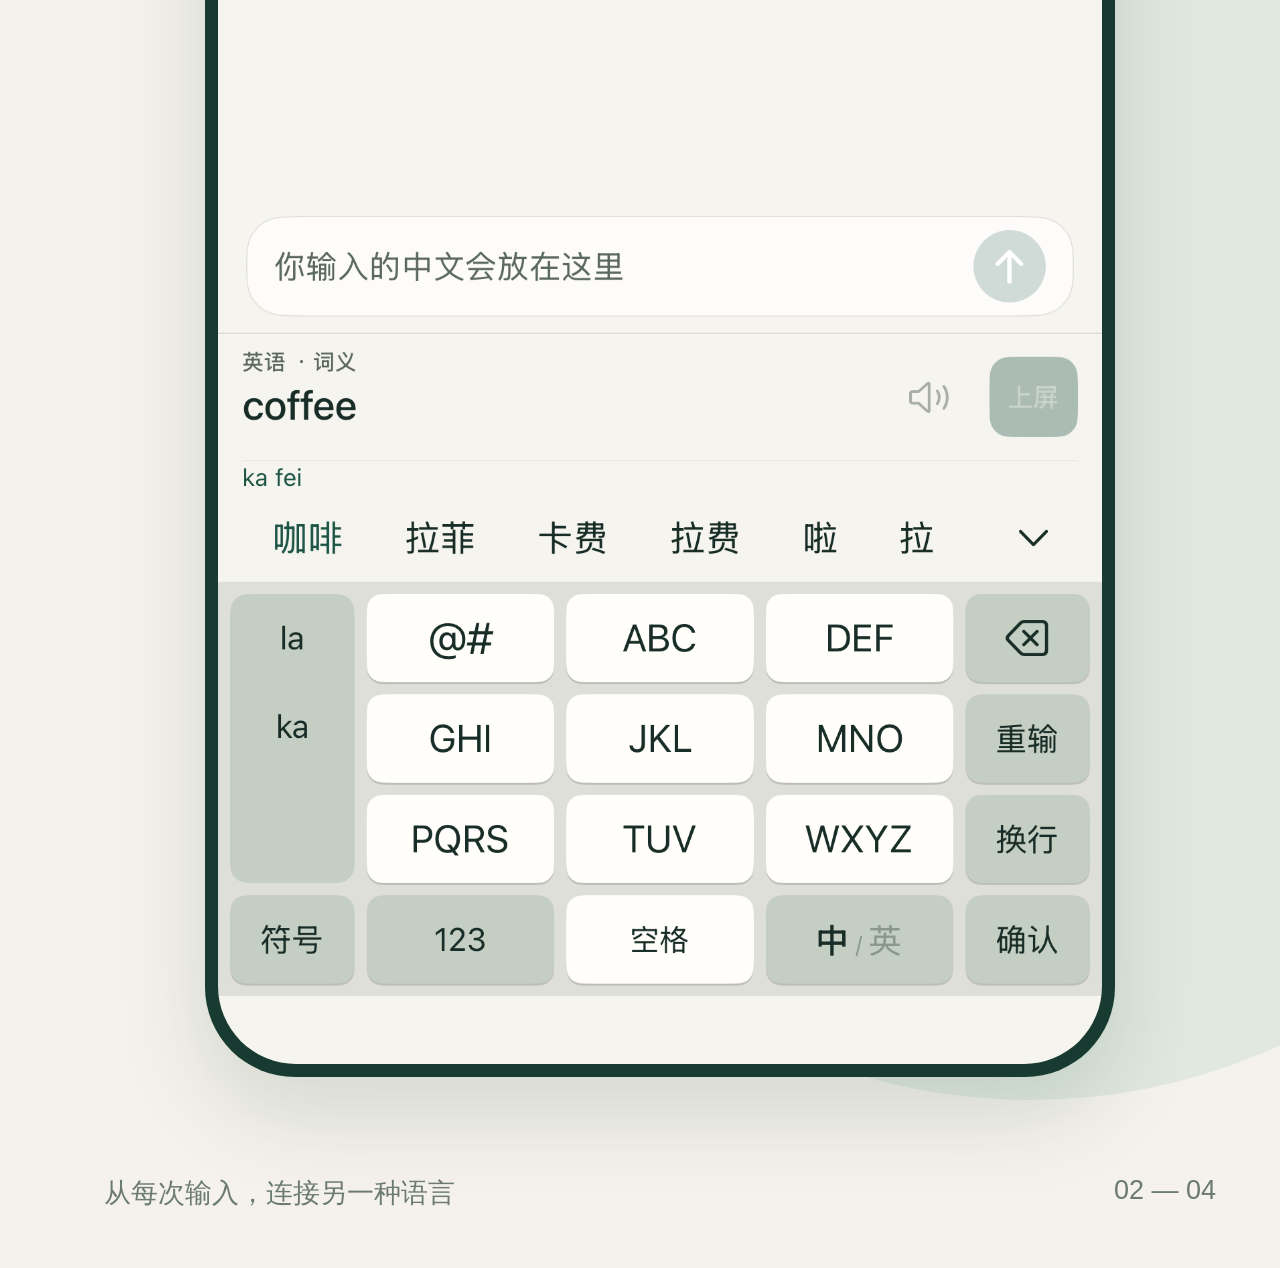
<file: screenshots/zh-02.html>
<!doctype html><html lang="zh"><meta charset="utf-8"><title>YanQiao ninekey zh</title><link rel="stylesheet" href="style.css"><body class="zh "><main class="art"><div class="brand"><b>言桥 / YanQiao</b><span><i class="dot"></i>CHINESE KEYBOARD</span></div><div class="kicker">02 / PINYIN YOUR WAY</div><h1>九键、全键盘，<br>用你习惯的。</h1><p>拼音候选清楚呈现，输入节奏由你掌握。</p><div class="ornament"></div><div class="device"><img src="raw/ninekey.png" alt="Actual YanQiao app interface"></div><div class="footer"><span>从每次输入，连接另一种语言</span><span>02 — 04</span></div></main></body></html>
</file>
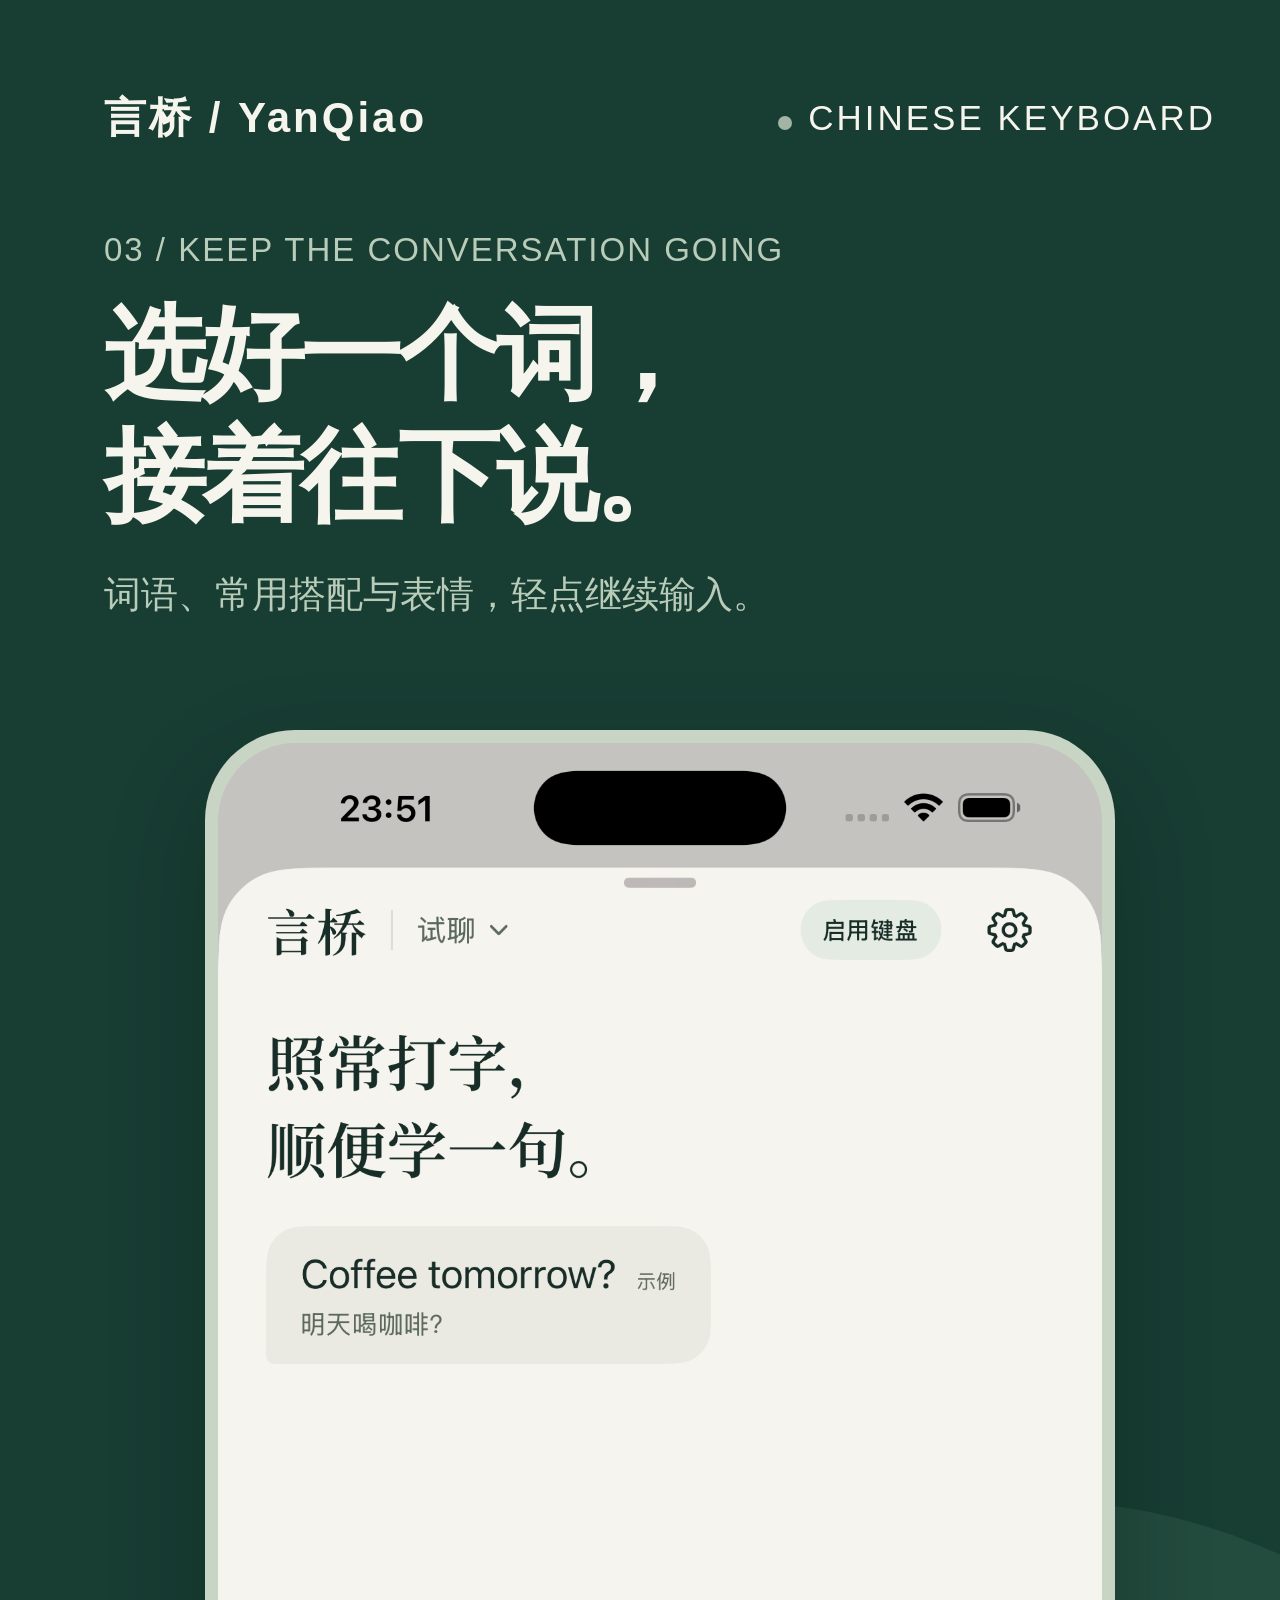
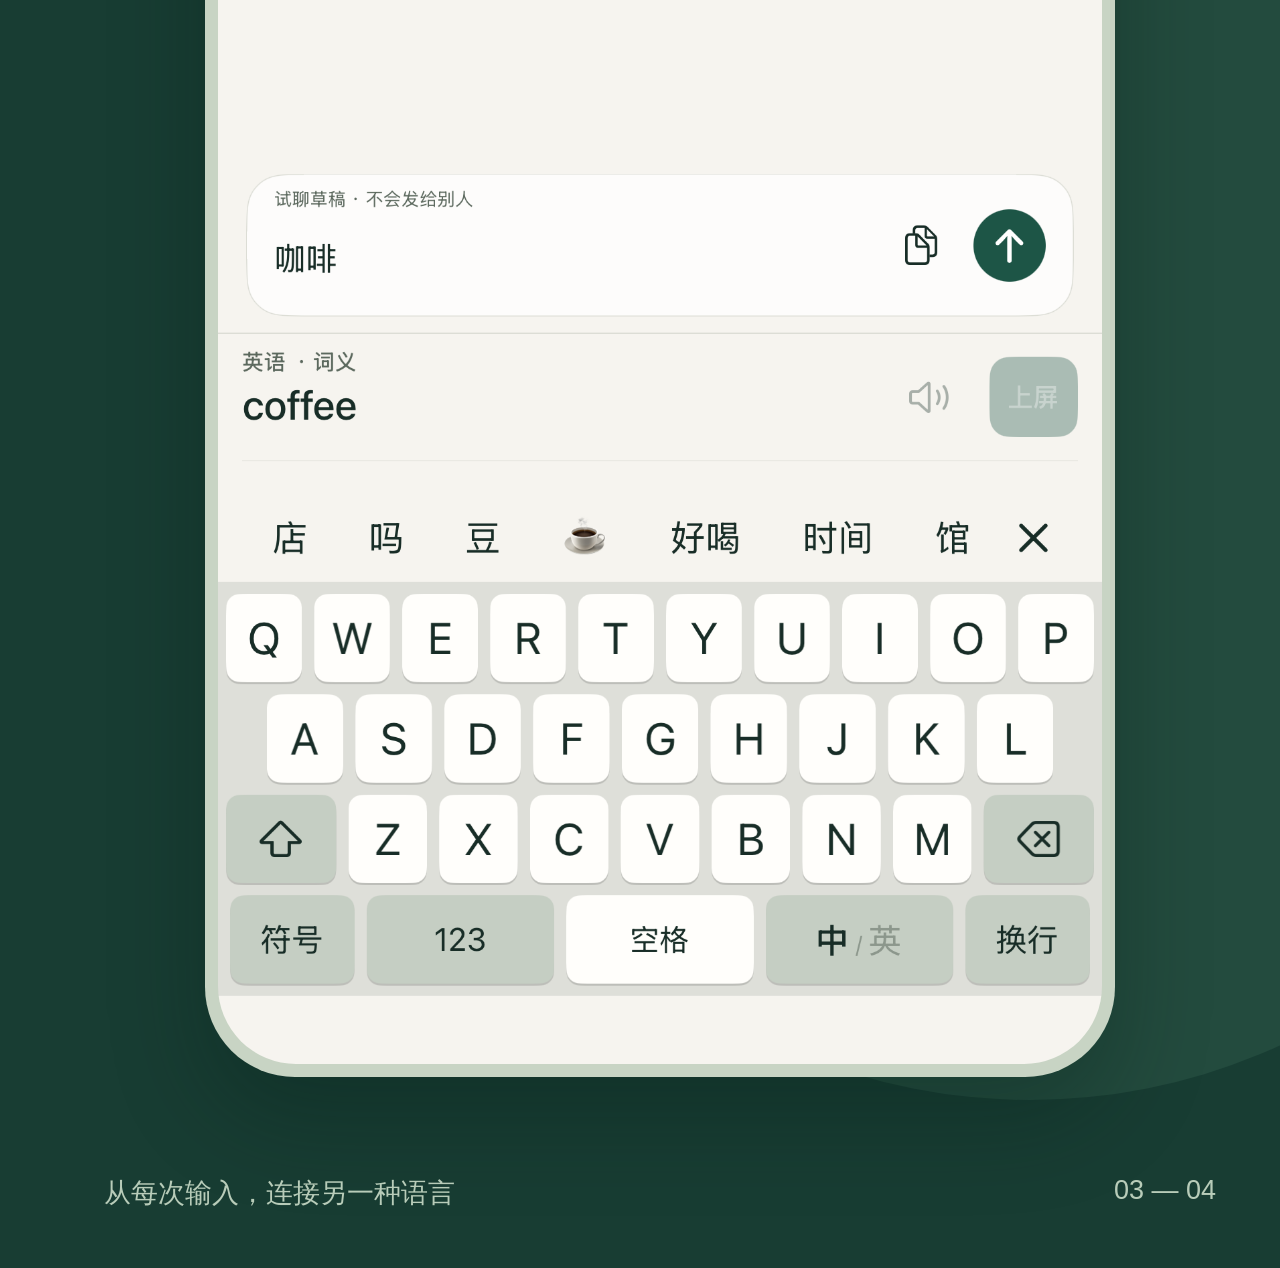
<file: screenshots/zh-03.html>
<!doctype html><html lang="zh"><meta charset="utf-8"><title>YanQiao prediction zh</title><link rel="stylesheet" href="style.css"><body class="zh dark"><main class="art"><div class="brand"><b>言桥 / YanQiao</b><span><i class="dot"></i>CHINESE KEYBOARD</span></div><div class="kicker">03 / KEEP THE CONVERSATION GOING</div><h1>选好一个词，<br>接着往下说。</h1><p>词语、常用搭配与表情，轻点继续输入。</p><div class="ornament"></div><div class="device"><img src="raw/prediction.png" alt="Actual YanQiao app interface"></div><div class="footer"><span>从每次输入，连接另一种语言</span><span>03 — 04</span></div></main></body></html>
</file>
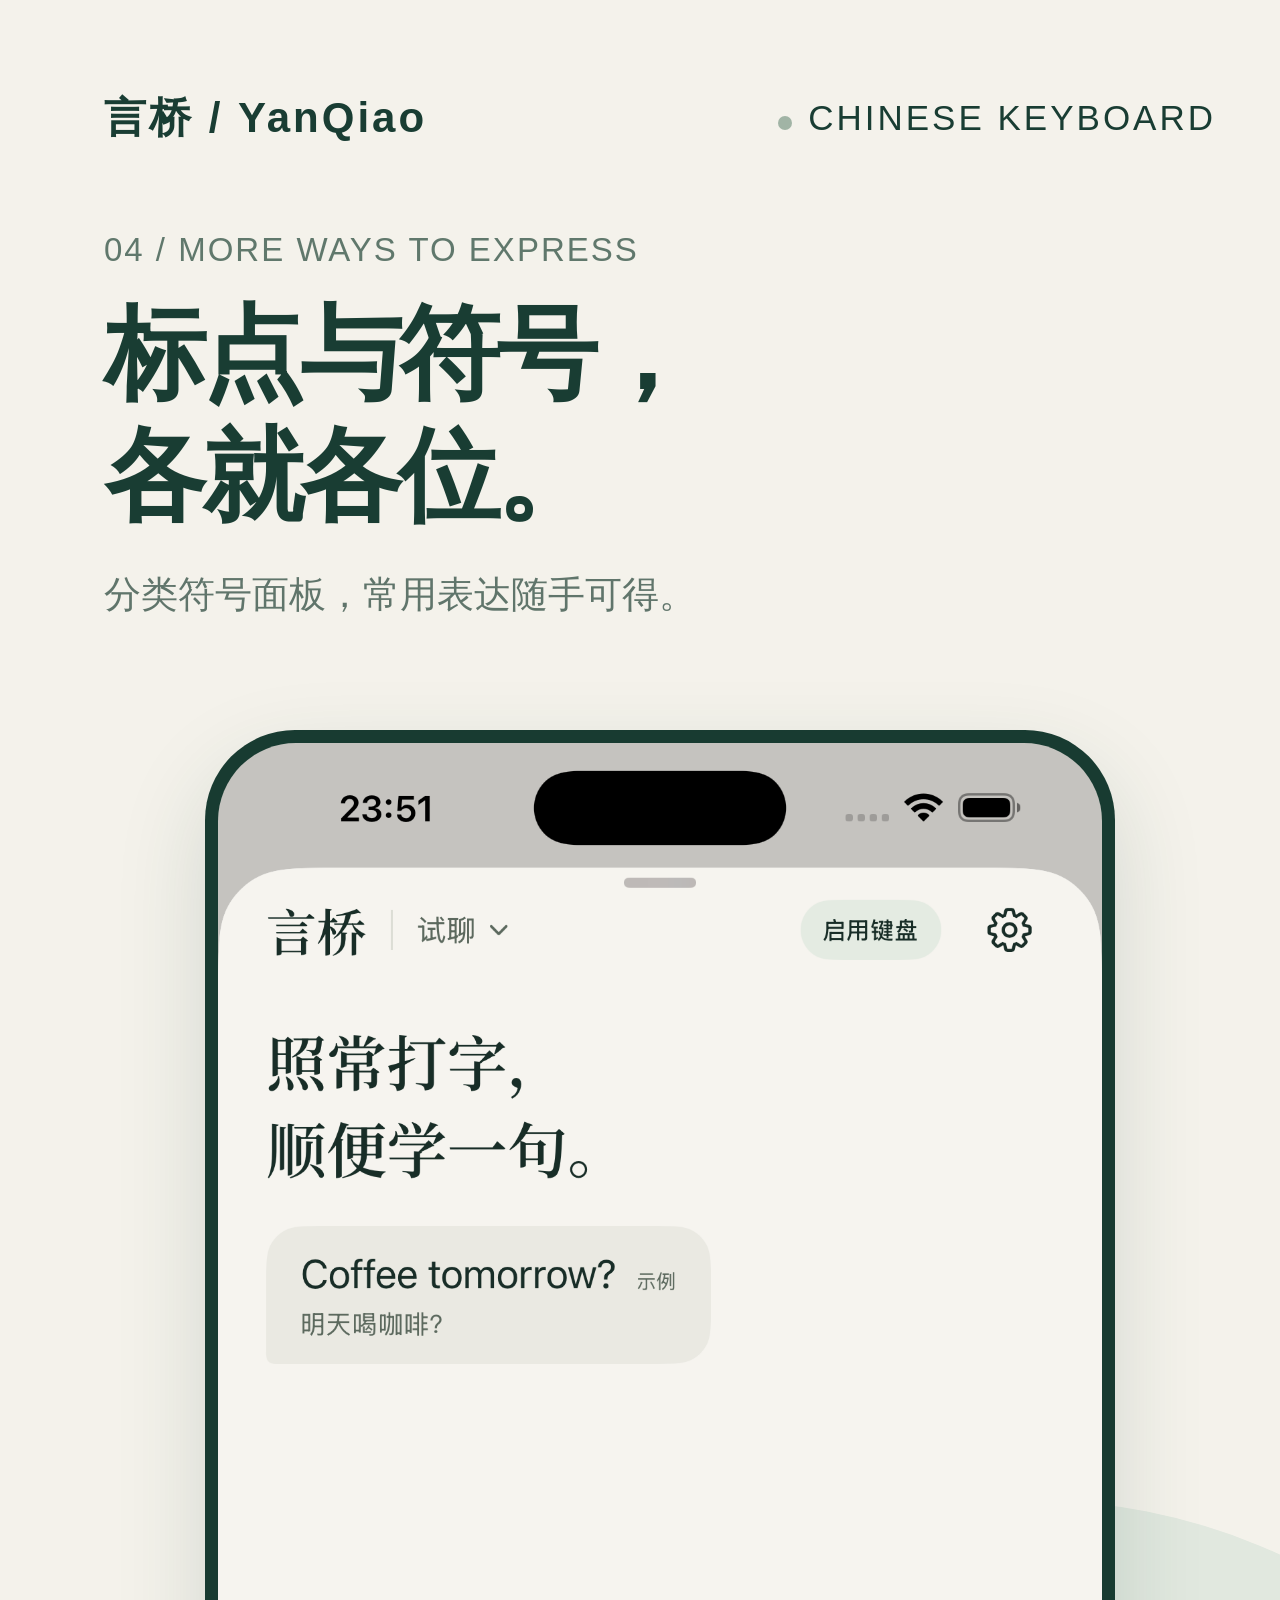
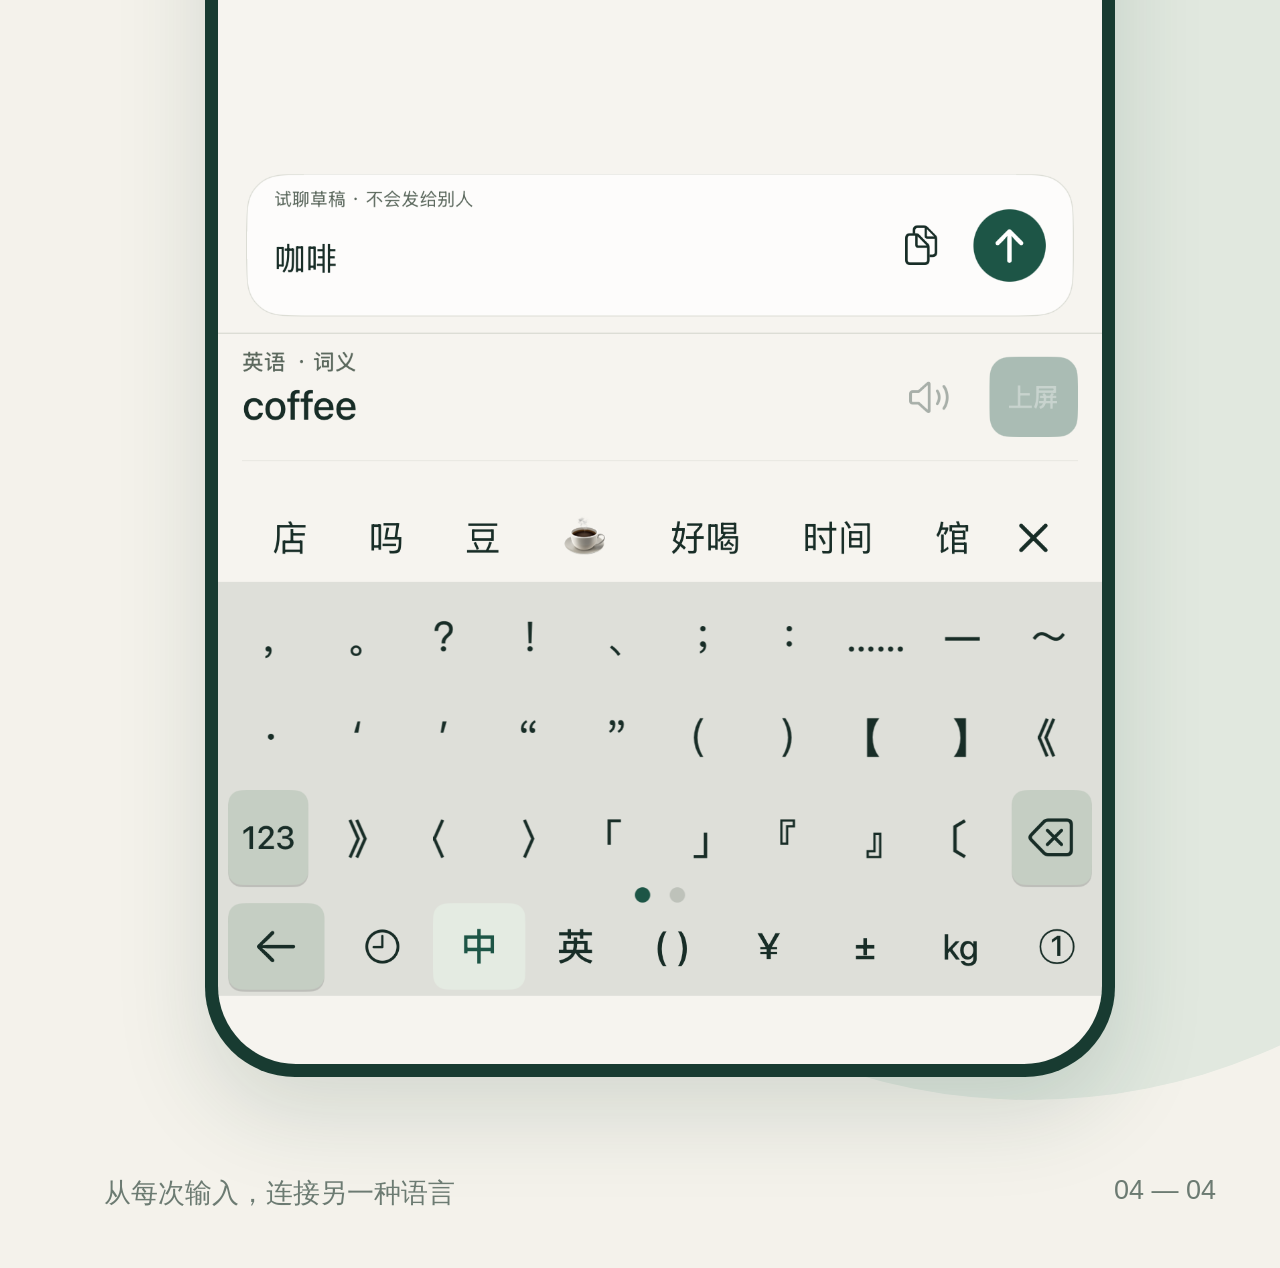
<file: screenshots/zh-04.html>
<!doctype html><html lang="zh"><meta charset="utf-8"><title>YanQiao symbols zh</title><link rel="stylesheet" href="style.css"><body class="zh "><main class="art"><div class="brand"><b>言桥 / YanQiao</b><span><i class="dot"></i>CHINESE KEYBOARD</span></div><div class="kicker">04 / MORE WAYS TO EXPRESS</div><h1>标点与符号，<br>各就各位。</h1><p>分类符号面板，常用表达随手可得。</p><div class="ornament"></div><div class="device"><img src="raw/symbols.png" alt="Actual YanQiao app interface"></div><div class="footer"><span>从每次输入，连接另一种语言</span><span>04 — 04</span></div></main></body></html>
</file>
<file: screenshots/style.css>
*{box-sizing:border-box}html,body{margin:0;width:1320px;height:2868px;overflow:hidden}body{background:#f4f2eb;color:#193d33;font-family:-apple-system,BlinkMacSystemFont,"PingFang SC",sans-serif}.art{width:1320px;height:2868px;position:relative;padding:90px 104px}.brand{font-size:35px;letter-spacing:3px;display:flex;justify-content:space-between;align-items:center}.brand b{font-size:42px;font-weight:600}.dot{width:14px;height:14px;border-radius:50%;display:inline-block;background:#a1b4a5;margin-right:16px}.kicker{margin-top:85px;font-size:33px;color:#60786c;letter-spacing:2px}h1{font-size:102px;line-height:1.2;letter-spacing:-4px;font-weight:600;margin:24px 0 30px;max-width:1140px}p{font-size:37px;line-height:1.45;color:#60756b;max-width:1030px;margin:0}.device{position:absolute;top:730px;left:205px;width:910px;padding:13px;background:#183b31;border-radius:90px;box-shadow:0 36px 90px #1c423326;overflow:hidden}.device img{width:884px;height:auto;display:block;border-radius:78px}.footer{position:absolute;bottom:57px;left:104px;right:104px;display:flex;justify-content:space-between;font-size:27px;color:#6c7b72}.ornament{position:absolute;z-index:-1;width:1200px;height:1200px;border-radius:50%;background:#e1e8df;left:430px;top:1500px}body.dark{background:#183d33;color:#f6f5ed}.dark .kicker,.dark p,.dark .footer{color:#b8ccb9}.dark .device{background:#c8d4c4;box-shadow:0 40px 95px #001a144d}.dark .ornament{background:#234b3e}.en h1{font-size:94px;line-height:1.1;letter-spacing:-4px}.en p{font-size:34px}.en .brand{letter-spacing:1px}
</file>
